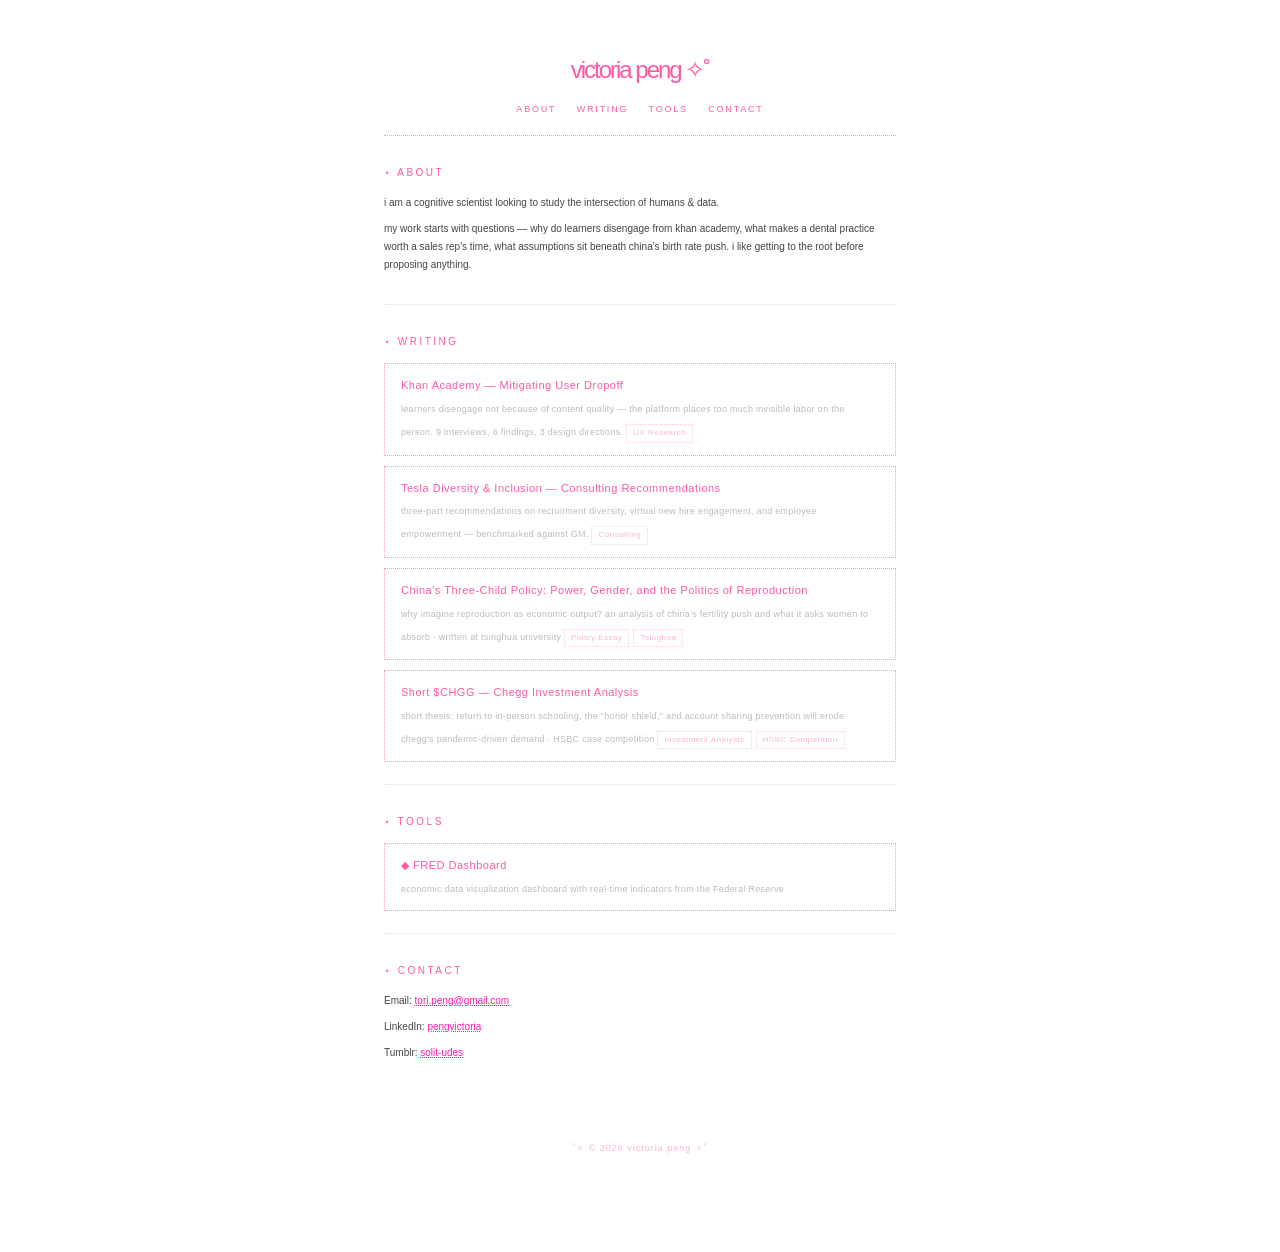
<file: index.html>
<!DOCTYPE html>
<html lang="en">
<head>
  <meta charset="UTF-8">
  <meta name="viewport" content="width=device-width, initial-scale=1.0">
  <title>victoria peng</title>
  <style>
    * { margin: 0; padding: 0; box-sizing: border-box; }

    ::-webkit-scrollbar { width: 5px; }
    ::-webkit-scrollbar-track { background: #ffe8f4; }
    ::-webkit-scrollbar-thumb { background: #ff59a6; border-radius: 3px; }

    body {
      font-family: Verdana, sans-serif;
      font-size: 10px;
      background: #fff;
      color: #444;
      cursor: crosshair;
      line-height: 1.8;
    }

    a {
      color: #ff1bad;
      text-decoration: underline dotted;
    }
    a:hover { font-weight: bold; letter-spacing: 0.5px; }

    #container {
      max-width: 560px;
      margin: 48px auto;
      padding: 0 24px;
    }

    header {
      text-align: center;
      border-bottom: 1px dotted #ff99c8;
      padding-bottom: 18px;
      margin-bottom: 28px;
    }

    h1 {
      font-family: 'Century Gothic', 'Futura', 'Trebuchet MS', sans-serif;
      font-size: 24px;
      font-weight: 400;
      letter-spacing: -2px;
      color: #ff59a6;
      margin-bottom: 10px;
    }

    nav {
      font-size: 9px;
      letter-spacing: 1.8px;
      text-transform: uppercase;
    }
    nav a {
      color: #ff59a6;
      text-decoration: none;
      margin: 0 8px;
    }
    nav a:hover { text-decoration: underline dotted; font-weight: bold; }

    section {
      margin-bottom: 28px;
      border-bottom: 1px dotted #ffcde4;
      padding-bottom: 22px;
    }
    section:last-child { border-bottom: none; }

    h2 {
      font-family: 'Century Gothic', 'Futura', 'Trebuchet MS', sans-serif;
      font-size: 10px;
      font-weight: 400;
      color: #ff59a6;
      text-transform: uppercase;
      letter-spacing: 2.5px;
      margin-bottom: 12px;
    }

    p { margin-bottom: 8px; }

    ul { list-style: none; padding: 0; }
    ul li { padding: 2px 0; }
    ul li::before { content: '✧ '; color: #ffb3d9; }

    .tool-card {
      display: block;
      border: 1px dotted #ff99c8;
      padding: 12px 16px;
      margin-top: 10px;
      color: #444;
      text-decoration: none;
      transition: background 0.15s;
    }
    .tool-card:hover {
      background: #fff5fb;
      font-weight: normal;
      letter-spacing: 0;
    }
    .tool-card-title {
      font-family: 'Century Gothic', 'Futura', 'Trebuchet MS', sans-serif;
      font-size: 11px;
      color: #ff59a6;
      display: block;
      margin-bottom: 4px;
      letter-spacing: 0.5px;
    }
    .tool-card-desc {
      font-size: 9px;
      color: #bbb;
      letter-spacing: 0.3px;
    }
    .tool-card-tag {
      display: inline-block;
      font-size: 8px;
      color: #ffb3d9;
      border: 1px dotted #ffcde4;
      padding: 1px 6px;
      margin-top: 6px;
      margin-right: 4px;
      letter-spacing: 0.5px;
    }

    footer {
      text-align: center;
      font-size: 9px;
      color: #ffb3d9;
      padding: 20px 0 48px;
      letter-spacing: 1px;
    }
  </style>
</head>
<body>
<div id="container">
  <header>
    <h1>victoria peng ✧˚</h1>
    <nav>
      <a href="#about">about</a>
      <a href="#writing">writing</a>
      <a href="#tools">tools</a>
      <a href="#contact">contact</a>
    </nav>
  </header>

  <main>
    <section id="about">
      <h2>⋆ about</h2>
      <p>i am a cognitive scientist looking to study the intersection of humans & data.</p>
      <p>my work starts with questions — why do learners disengage from khan academy, what makes a dental practice worth a sales rep's time, what assumptions sit beneath china's birth rate push. i like getting to the root before proposing anything.</p>
    </section>

    <section id="writing">
      <h2>⋆ writing</h2>
      <a class="tool-card" href="khan.html">
        <span class="tool-card-title">Khan Academy — Mitigating User Dropoff</span>
        <span class="tool-card-desc">learners disengage not because of content quality — the platform places too much invisible labor on the person. 9 interviews, 6 findings, 3 design directions.</span>
        <span class="tool-card-tag">UX Research</span>
      </a>
<a class="tool-card" href="tesla.html">
        <span class="tool-card-title">Tesla Diversity & Inclusion — Consulting Recommendations</span>
        <span class="tool-card-desc">three-part recommendations on recruitment diversity, virtual new hire engagement, and employee empowerment — benchmarked against GM.</span>
        <span class="tool-card-tag">Consulting</span>
      </a>
      <a class="tool-card" href="china.html">
        <span class="tool-card-title">China's Three-Child Policy: Power, Gender, and the Politics of Reproduction</span>
        <span class="tool-card-desc">why imagine reproduction as economic output? an analysis of china's fertility push and what it asks women to absorb · written at tsinghua university</span>
        <span class="tool-card-tag">Policy Essay</span><span class="tool-card-tag">Tsinghua</span>
      </a>
      <a class="tool-card" href="chegg.html">
        <span class="tool-card-title">Short $CHGG — Chegg Investment Analysis</span>
        <span class="tool-card-desc">short thesis: return to in-person schooling, the "honor shield," and account sharing prevention will erode chegg's pandemic-driven demand · HSBC case competition</span>
        <span class="tool-card-tag">Investment Analysis</span><span class="tool-card-tag">HSBC Competition</span>
      </a>
    </section>

    <section id="tools">
      <h2>⋆ tools</h2>
<a class="tool-card" href="dashboard/">
        <span class="tool-card-title">◆ FRED Dashboard</span>
        <span class="tool-card-desc">economic data visualization dashboard with real-time indicators from the Federal Reserve</span>
      </a>
    </section>

    <section id="contact">
      <h2>⋆ contact</h2>
      <p>Email: <a href="mailto:tori.peng@gmail.com">tori.peng@gmail.com</a></p>
      <p>LinkedIn: <a href="https://linkedin.com/in/pengvictoria" target="_blank">pengvictoria</a></p>
      <p>Tumblr: <a href="https://solit-udes.tumblr.com/" target="_blank">solit-udes</a></p>
    </section>
  </main>

  <footer>˚✧ © 2026 victoria peng ✧˚</footer>
</div>
</body>
</html>
</file>
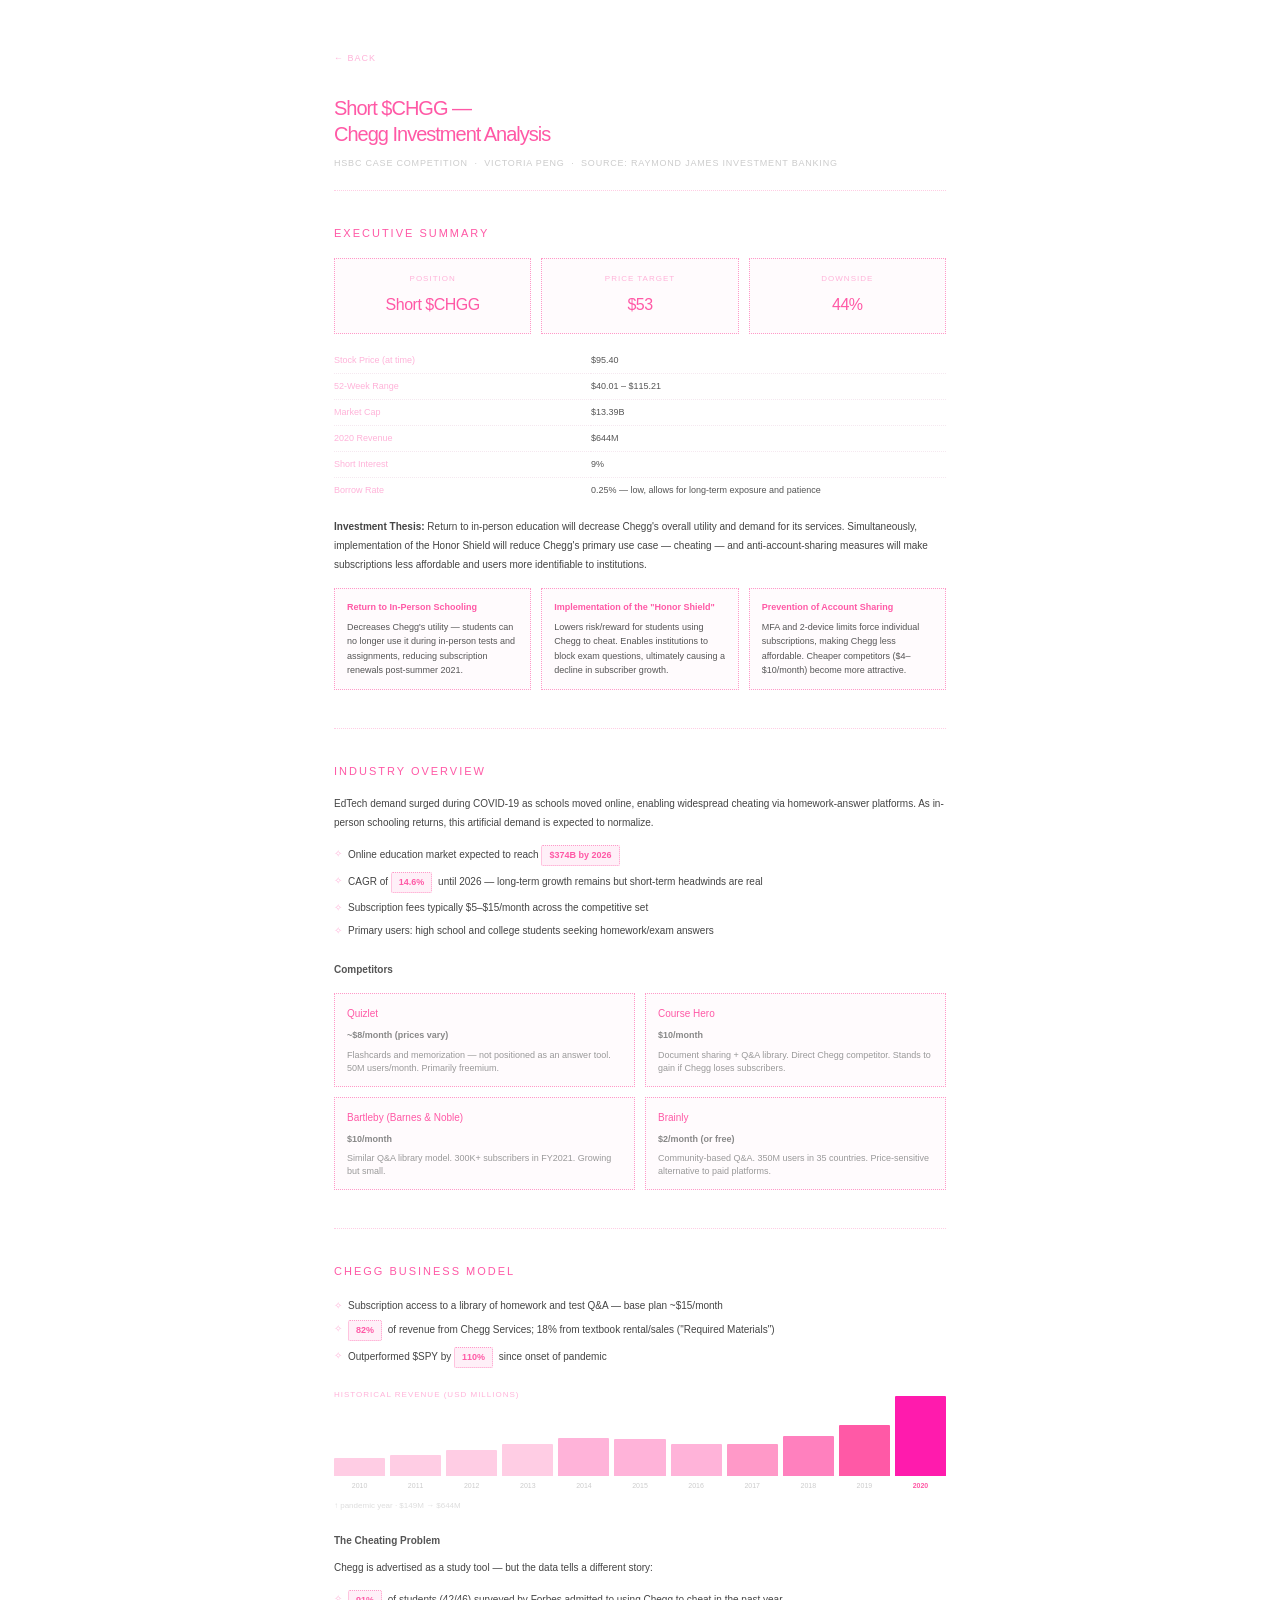
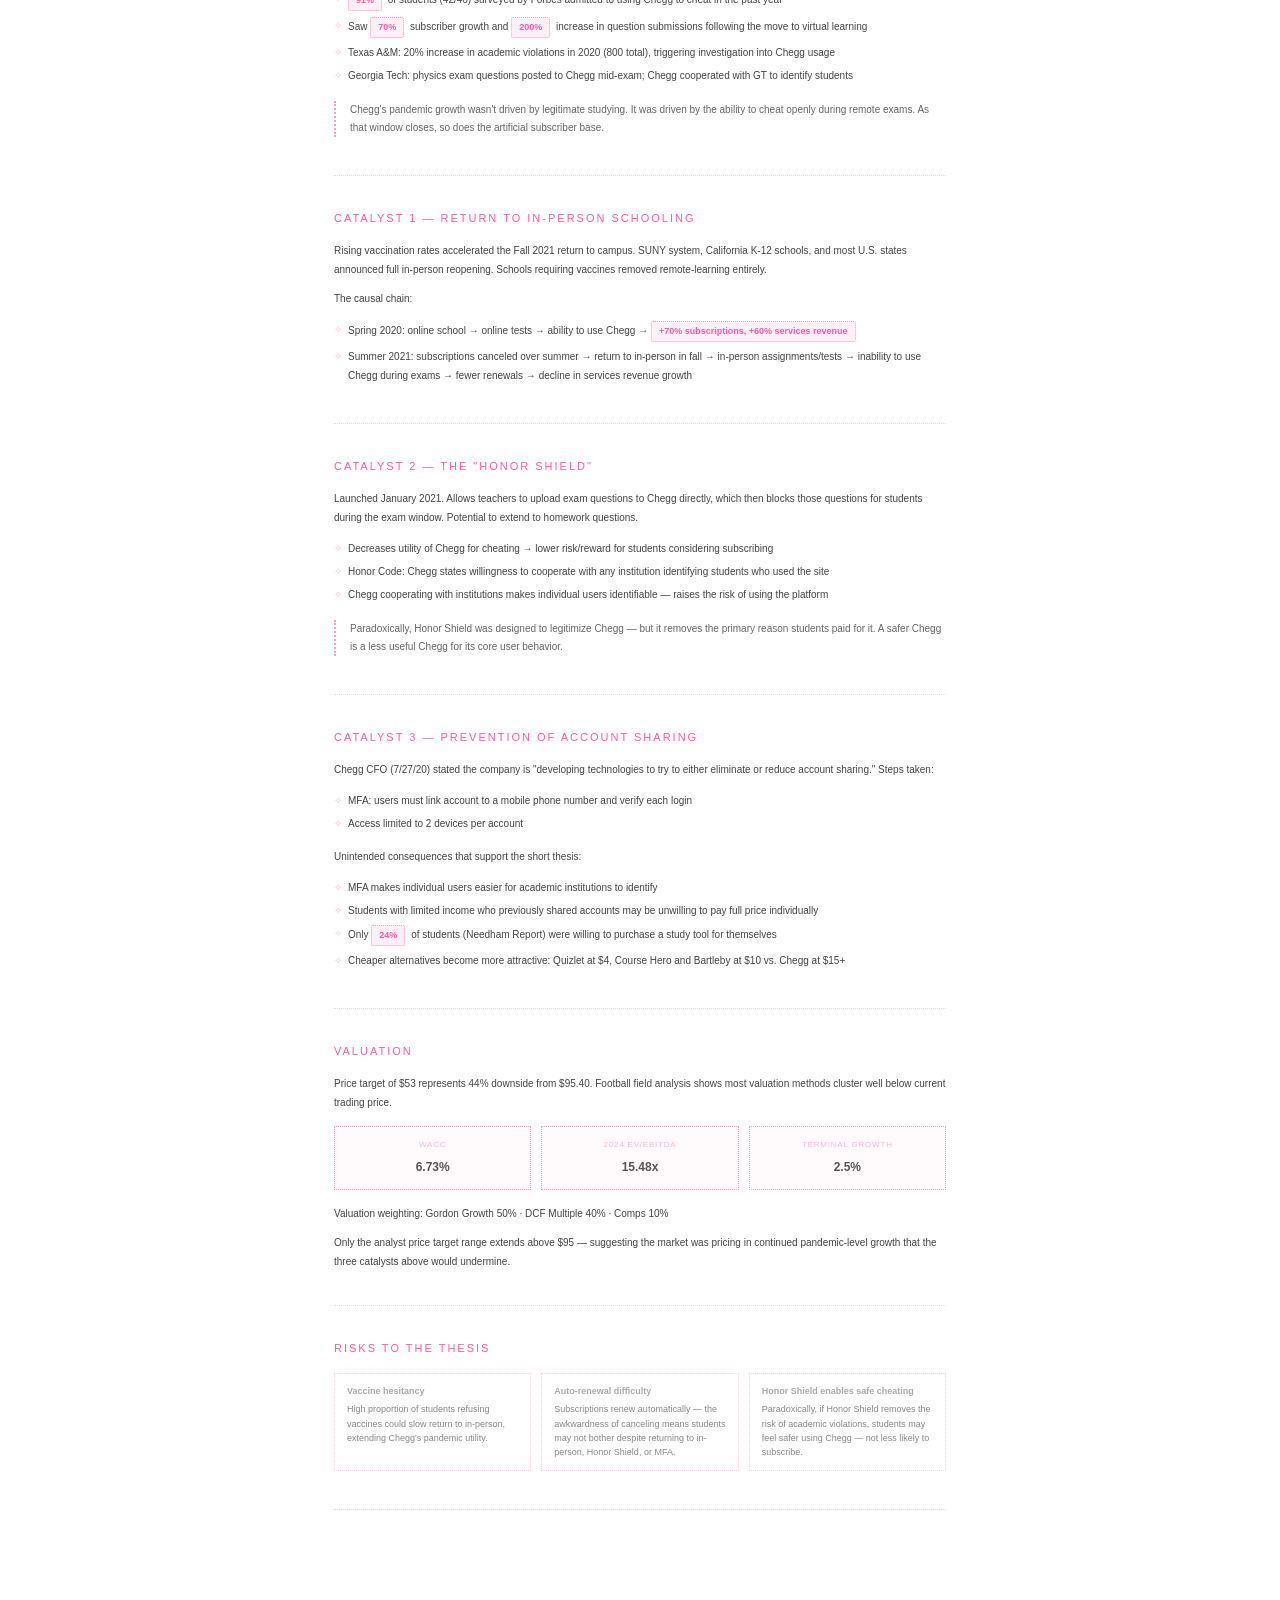
<file: chegg.html>
<!DOCTYPE html>
<html lang="en">
<head>
  <meta charset="UTF-8">
  <meta name="viewport" content="width=device-width, initial-scale=1.0">
  <title>Short $CHGG — victoria peng</title>
  <style>
    * { margin: 0; padding: 0; box-sizing: border-box; }

    ::-webkit-scrollbar { width: 5px; }
    ::-webkit-scrollbar-track { background: #ffe8f4; }
    ::-webkit-scrollbar-thumb { background: #ff59a6; border-radius: 3px; }

    body {
      font-family: Verdana, sans-serif;
      font-size: 10px;
      background: #fff;
      color: #444;
      cursor: crosshair;
      line-height: 1.9;
    }

    a { color: #ff1bad; text-decoration: underline dotted; }
    a:hover { font-weight: bold; }

    #container {
      max-width: 660px;
      margin: 48px auto;
      padding: 0 24px 64px;
    }

    .back {
      display: inline-block;
      font-size: 9px;
      letter-spacing: 1px;
      color: #ffb3d9;
      text-decoration: none;
      text-transform: uppercase;
      margin-bottom: 28px;
    }
    .back:hover { color: #ff59a6; font-weight: bold; }

    .article-title {
      font-family: 'Century Gothic', 'Futura', 'Trebuchet MS', sans-serif;
      font-size: 20px;
      font-weight: 400;
      letter-spacing: -1px;
      color: #ff59a6;
      margin-bottom: 8px;
      line-height: 1.3;
    }

    .article-meta {
      font-size: 9px;
      color: #ccc;
      letter-spacing: 0.8px;
      text-transform: uppercase;
      margin-bottom: 28px;
      padding-bottom: 18px;
      border-bottom: 1px dotted #ffcde4;
    }

    h2 {
      font-family: 'Century Gothic', 'Futura', 'Trebuchet MS', sans-serif;
      font-size: 11px;
      font-weight: 400;
      color: #ff59a6;
      text-transform: uppercase;
      letter-spacing: 2px;
      margin: 32px 0 12px;
    }

    h3 {
      font-size: 10px;
      font-weight: bold;
      color: #555;
      margin: 18px 0 8px;
    }

    p { margin-bottom: 10px; }

    ul { list-style: none; padding: 0; margin-bottom: 12px; }
    ul li { padding: 2px 0 2px 14px; position: relative; }
    ul li::before { content: '✧'; color: #ffb3d9; position: absolute; left: 0; }

    .section-block {
      border-bottom: 1px dotted #ffcde4;
      padding-bottom: 24px;
      margin-bottom: 8px;
    }

    /* ── Trade overview boxes ── */
    .trade-row {
      display: flex;
      gap: 10px;
      margin: 14px 0;
    }
    .trade-box {
      flex: 1;
      border: 1px dotted #ff99c8;
      background: #fffbfd;
      padding: 12px;
      text-align: center;
    }
    .trade-box-label {
      font-size: 8px;
      text-transform: uppercase;
      letter-spacing: 1px;
      color: #ffb3d9;
      margin-bottom: 4px;
    }
    .trade-box-val {
      font-family: 'Century Gothic', 'Futura', 'Trebuchet MS', sans-serif;
      font-size: 16px;
      color: #ff59a6;
      letter-spacing: -0.5px;
    }

    /* ── Key stats table ── */
    .stats-table {
      width: 100%;
      border-collapse: collapse;
      margin: 14px 0;
      font-size: 9px;
    }
    .stats-table td {
      padding: 4px 8px 4px 0;
      border-bottom: 1px dotted #f5e8f0;
      color: #555;
    }
    .stats-table td:first-child { color: #ffb3d9; width: 42%; }
    .stats-table tr:last-child td { border-bottom: none; }

    /* ── Catalyst cards ── */
    .catalyst-grid {
      display: grid;
      grid-template-columns: 1fr 1fr 1fr;
      gap: 10px;
      margin: 14px 0;
    }
    .catalyst-card {
      border: 1px dotted #ff99c8;
      background: #fffbfd;
      padding: 12px;
      font-size: 9px;
      color: #555;
      line-height: 1.6;
    }
    .catalyst-card-title {
      font-size: 9px;
      font-weight: bold;
      color: #ff59a6;
      margin-bottom: 6px;
      line-height: 1.4;
    }

    /* ── Competitors ── */
    .comp-row-grid {
      display: grid;
      grid-template-columns: 1fr 1fr;
      gap: 10px;
      margin: 14px 0;
    }
    .comp-item {
      border: 1px dotted #ff99c8;
      padding: 10px 12px;
      background: #fffbfd;
    }
    .comp-item-name {
      font-family: 'Century Gothic', 'Futura', 'Trebuchet MS', sans-serif;
      font-size: 10px;
      color: #ff59a6;
      margin-bottom: 4px;
    }
    .comp-item-price {
      font-size: 9px;
      font-weight: bold;
      color: #888;
      margin-bottom: 4px;
    }
    .comp-item-desc { font-size: 9px; color: #999; line-height: 1.5; }

    .stat-hl {
      display: inline-block;
      background: #fff0f8;
      border: 1px dotted #ff99c8;
      padding: 1px 7px;
      border-radius: 2px;
      font-size: 9px;
      color: #ff59a6;
      font-weight: bold;
      margin: 1px 3px 1px 0;
    }

    .risk-grid {
      display: grid;
      grid-template-columns: 1fr 1fr 1fr;
      gap: 10px;
      margin: 14px 0;
    }
    .risk-card {
      border: 1px dotted #ffcde4;
      padding: 10px 12px;
      font-size: 9px;
      color: #888;
      line-height: 1.6;
    }

    .takeaway {
      border-left: 2px dotted #ff99c8;
      padding-left: 14px;
      margin: 14px 0;
      font-size: 10px;
      color: #666;
      line-height: 1.8;
    }

    .val-row {
      display: flex;
      gap: 10px;
      margin: 14px 0;
    }
    .val-box {
      flex: 1;
      border: 1px dotted #ff99c8;
      background: #fffbfd;
      padding: 10px 12px;
      text-align: center;
    }
    .val-box-label { font-size: 8px; text-transform: uppercase; letter-spacing: 0.8px; color: #ffb3d9; margin-bottom: 4px; }
    .val-box-val { font-size: 12px; color: #555; font-weight: bold; }
  </style>
</head>
<body>
<div id="container">

  <a class="back" href="index.html">← back</a>

  <div class="article-title">Short $CHGG —<br>Chegg Investment Analysis</div>
  <div class="article-meta">HSBC Case Competition &nbsp;·&nbsp; Victoria Peng &nbsp;·&nbsp; Source: Raymond James Investment Banking</div>

  <div class="section-block">
    <h2>Executive Summary</h2>

    <div class="trade-row">
      <div class="trade-box">
        <div class="trade-box-label">Position</div>
        <div class="trade-box-val">Short $CHGG</div>
      </div>
      <div class="trade-box">
        <div class="trade-box-label">Price Target</div>
        <div class="trade-box-val">$53</div>
      </div>
      <div class="trade-box">
        <div class="trade-box-label">Downside</div>
        <div class="trade-box-val">44%</div>
      </div>
    </div>

    <table class="stats-table">
      <tr><td>Stock Price (at time)</td><td>$95.40</td></tr>
      <tr><td>52-Week Range</td><td>$40.01 – $115.21</td></tr>
      <tr><td>Market Cap</td><td>$13.39B</td></tr>
      <tr><td>2020 Revenue</td><td>$644M</td></tr>
      <tr><td>Short Interest</td><td>9%</td></tr>
      <tr><td>Borrow Rate</td><td>0.25% — low, allows for long-term exposure and patience</td></tr>
    </table>

    <p><strong>Investment Thesis:</strong> Return to in-person education will decrease Chegg's overall utility and demand for its services. Simultaneously, implementation of the Honor Shield will reduce Chegg's primary use case — cheating — and anti-account-sharing measures will make subscriptions less affordable and users more identifiable to institutions.</p>

    <div class="catalyst-grid">
      <div class="catalyst-card">
        <div class="catalyst-card-title">Return to In-Person Schooling</div>
        Decreases Chegg's utility — students can no longer use it during in-person tests and assignments, reducing subscription renewals post-summer 2021.
      </div>
      <div class="catalyst-card">
        <div class="catalyst-card-title">Implementation of the "Honor Shield"</div>
        Lowers risk/reward for students using Chegg to cheat. Enables institutions to block exam questions, ultimately causing a decline in subscriber growth.
      </div>
      <div class="catalyst-card">
        <div class="catalyst-card-title">Prevention of Account Sharing</div>
        MFA and 2-device limits force individual subscriptions, making Chegg less affordable. Cheaper competitors ($4–$10/month) become more attractive.
      </div>
    </div>
  </div>

  <div class="section-block">
    <h2>Industry Overview</h2>
    <p>EdTech demand surged during COVID-19 as schools moved online, enabling widespread cheating via homework-answer platforms. As in-person schooling returns, this artificial demand is expected to normalize.</p>
    <ul>
      <li>Online education market expected to reach <span class="stat-hl">$374B by 2026</span></li>
      <li>CAGR of <span class="stat-hl">14.6%</span> until 2026 — long-term growth remains but short-term headwinds are real</li>
      <li>Subscription fees typically $5–$15/month across the competitive set</li>
      <li>Primary users: high school and college students seeking homework/exam answers</li>
    </ul>

    <h3>Competitors</h3>
    <div class="comp-row-grid">
      <div class="comp-item">
        <div class="comp-item-name">Quizlet</div>
        <div class="comp-item-price">~$8/month (prices vary)</div>
        <div class="comp-item-desc">Flashcards and memorization — not positioned as an answer tool. 50M users/month. Primarily freemium.</div>
      </div>
      <div class="comp-item">
        <div class="comp-item-name">Course Hero</div>
        <div class="comp-item-price">$10/month</div>
        <div class="comp-item-desc">Document sharing + Q&A library. Direct Chegg competitor. Stands to gain if Chegg loses subscribers.</div>
      </div>
      <div class="comp-item">
        <div class="comp-item-name">Bartleby (Barnes &amp; Noble)</div>
        <div class="comp-item-price">$10/month</div>
        <div class="comp-item-desc">Similar Q&A library model. 300K+ subscribers in FY2021. Growing but small.</div>
      </div>
      <div class="comp-item">
        <div class="comp-item-name">Brainly</div>
        <div class="comp-item-price">$2/month (or free)</div>
        <div class="comp-item-desc">Community-based Q&A. 350M users in 35 countries. Price-sensitive alternative to paid platforms.</div>
      </div>
    </div>
  </div>

  <div class="section-block">
    <h2>Chegg Business Model</h2>
    <ul>
      <li>Subscription access to a library of homework and test Q&amp;A — base plan ~$15/month</li>
      <li><span class="stat-hl">82%</span> of revenue from Chegg Services; 18% from textbook rental/sales ("Required Materials")</li>
      <li>Outperformed $SPY by <span class="stat-hl">110%</span> since onset of pandemic</li>
    </ul>

    <!-- Revenue bar chart -->
    <div style="margin:16px 0 4px">
      <div style="font-size:8px;text-transform:uppercase;letter-spacing:1px;color:#ffb3d9;margin-bottom:10px">Historical Revenue (USD millions)</div>
      <div style="display:flex;align-items:flex-end;gap:5px;height:80px">
        <!-- bars normalized to max 644 -->
        <div style="display:flex;flex-direction:column;align-items:center;gap:3px;flex:1">
          <div style="width:100%;background:#ffcde4;border-radius:1px 1px 0 0" title="$149M" data-h="18"></div>
          <div style="font-size:7px;color:#ccc">2010</div>
        </div>
        <div style="display:flex;flex-direction:column;align-items:center;gap:3px;flex:1">
          <div style="width:100%;background:#ffcde4;border-radius:1px 1px 0 0" title="$172M" data-h="21"></div>
          <div style="font-size:7px;color:#ccc">2011</div>
        </div>
        <div style="display:flex;flex-direction:column;align-items:center;gap:3px;flex:1">
          <div style="width:100%;background:#ffcde4;border-radius:1px 1px 0 0" title="$213M" data-h="26"></div>
          <div style="font-size:7px;color:#ccc">2012</div>
        </div>
        <div style="display:flex;flex-direction:column;align-items:center;gap:3px;flex:1">
          <div style="width:100%;background:#ffcde4;border-radius:1px 1px 0 0" title="$256M" data-h="32"></div>
          <div style="font-size:7px;color:#ccc">2013</div>
        </div>
        <div style="display:flex;flex-direction:column;align-items:center;gap:3px;flex:1">
          <div style="width:100%;background:#ffb3d9;border-radius:1px 1px 0 0" title="$305M" data-h="38"></div>
          <div style="font-size:7px;color:#ccc">2014</div>
        </div>
        <div style="display:flex;flex-direction:column;align-items:center;gap:3px;flex:1">
          <div style="width:100%;background:#ffb3d9;border-radius:1px 1px 0 0" title="$301M" data-h="37"></div>
          <div style="font-size:7px;color:#ccc">2015</div>
        </div>
        <div style="display:flex;flex-direction:column;align-items:center;gap:3px;flex:1">
          <div style="width:100%;background:#ffb3d9;border-radius:1px 1px 0 0" title="$254M" data-h="32"></div>
          <div style="font-size:7px;color:#ccc">2016</div>
        </div>
        <div style="display:flex;flex-direction:column;align-items:center;gap:3px;flex:1">
          <div style="width:100%;background:#ff99c8;border-radius:1px 1px 0 0" title="$255M" data-h="32"></div>
          <div style="font-size:7px;color:#ccc">2017</div>
        </div>
        <div style="display:flex;flex-direction:column;align-items:center;gap:3px;flex:1">
          <div style="width:100%;background:#ff80be;border-radius:1px 1px 0 0" title="$321M" data-h="40"></div>
          <div style="font-size:7px;color:#ccc">2018</div>
        </div>
        <div style="display:flex;flex-direction:column;align-items:center;gap:3px;flex:1">
          <div style="width:100%;background:#ff59a6;border-radius:1px 1px 0 0" title="$411M" data-h="51"></div>
          <div style="font-size:7px;color:#ccc">2019</div>
        </div>
        <div style="display:flex;flex-direction:column;align-items:center;gap:3px;flex:1">
          <div style="width:100%;background:#ff1bad;border-radius:1px 1px 0 0" title="$644M" data-h="80"></div>
          <div style="font-size:7px;color:#ff59a6;font-weight:bold">2020</div>
        </div>
      </div>
      <div style="font-size:8px;color:#ddd;margin-top:6px">↑ pandemic year · $149M → $644M</div>
    </div>
    <script>
      document.querySelectorAll('[data-h]').forEach(el => {
        el.style.height = el.dataset.h + 'px';
      });
    </script>

    <h3>The Cheating Problem</h3>
    <p>Chegg is advertised as a study tool — but the data tells a different story:</p>
    <ul>
      <li><span class="stat-hl">91%</span> of students (42/46) surveyed by Forbes admitted to using Chegg to cheat in the past year</li>
      <li>Saw <span class="stat-hl">70%</span> subscriber growth and <span class="stat-hl">200%</span> increase in question submissions following the move to virtual learning</li>
      <li>Texas A&amp;M: 20% increase in academic violations in 2020 (800 total), triggering investigation into Chegg usage</li>
      <li>Georgia Tech: physics exam questions posted to Chegg mid-exam; Chegg cooperated with GT to identify students</li>
    </ul>
    <div class="takeaway">Chegg's pandemic growth wasn't driven by legitimate studying. It was driven by the ability to cheat openly during remote exams. As that window closes, so does the artificial subscriber base.</div>
  </div>

  <div class="section-block">
    <h2>Catalyst 1 — Return to In-Person Schooling</h2>
    <p>Rising vaccination rates accelerated the Fall 2021 return to campus. SUNY system, California K-12 schools, and most U.S. states announced full in-person reopening. Schools requiring vaccines removed remote-learning entirely.</p>

    <p>The causal chain:</p>
    <ul>
      <li>Spring 2020: online school → online tests → ability to use Chegg → <span class="stat-hl">+70% subscriptions, +60% services revenue</span></li>
      <li>Summer 2021: subscriptions canceled over summer → return to in-person in fall → in-person assignments/tests → inability to use Chegg during exams → fewer renewals → decline in services revenue growth</li>
    </ul>
  </div>

  <div class="section-block">
    <h2>Catalyst 2 — The "Honor Shield"</h2>
    <p>Launched January 2021. Allows teachers to upload exam questions to Chegg directly, which then blocks those questions for students during the exam window. Potential to extend to homework questions.</p>
    <ul>
      <li>Decreases utility of Chegg for cheating → lower risk/reward for students considering subscribing</li>
      <li>Honor Code: Chegg states willingness to cooperate with any institution identifying students who used the site</li>
      <li>Chegg cooperating with institutions makes individual users identifiable — raises the risk of using the platform</li>
    </ul>
    <div class="takeaway">Paradoxically, Honor Shield was designed to legitimize Chegg — but it removes the primary reason students paid for it. A safer Chegg is a less useful Chegg for its core user behavior.</div>
  </div>

  <div class="section-block">
    <h2>Catalyst 3 — Prevention of Account Sharing</h2>
    <p>Chegg CFO (7/27/20) stated the company is "developing technologies to try to either eliminate or reduce account sharing." Steps taken:</p>
    <ul>
      <li>MFA: users must link account to a mobile phone number and verify each login</li>
      <li>Access limited to 2 devices per account</li>
    </ul>
    <p>Unintended consequences that support the short thesis:</p>
    <ul>
      <li>MFA makes individual users easier for academic institutions to identify</li>
      <li>Students with limited income who previously shared accounts may be unwilling to pay full price individually</li>
      <li>Only <span class="stat-hl">24%</span> of students (Needham Report) were willing to purchase a study tool for themselves</li>
      <li>Cheaper alternatives become more attractive: Quizlet at $4, Course Hero and Bartleby at $10 vs. Chegg at $15+</li>
    </ul>
  </div>

  <div class="section-block">
    <h2>Valuation</h2>
    <p>Price target of $53 represents 44% downside from $95.40. Football field analysis shows most valuation methods cluster well below current trading price.</p>

    <div class="val-row">
      <div class="val-box"><div class="val-box-label">WACC</div><div class="val-box-val">6.73%</div></div>
      <div class="val-box"><div class="val-box-label">2024 EV/EBITDA</div><div class="val-box-val">15.48x</div></div>
      <div class="val-box"><div class="val-box-label">Terminal Growth</div><div class="val-box-val">2.5%</div></div>
    </div>

    <p>Valuation weighting: Gordon Growth 50% · DCF Multiple 40% · Comps 10%</p>
    <p>Only the analyst price target range extends above $95 — suggesting the market was pricing in continued pandemic-level growth that the three catalysts above would undermine.</p>
  </div>

  <div class="section-block">
    <h2>Risks to the Thesis</h2>
    <div class="risk-grid">
      <div class="risk-card"><strong style="color:#aaa;display:block;margin-bottom:4px">Vaccine hesitancy</strong>High proportion of students refusing vaccines could slow return to in-person, extending Chegg's pandemic utility.</div>
      <div class="risk-card"><strong style="color:#aaa;display:block;margin-bottom:4px">Auto-renewal difficulty</strong>Subscriptions renew automatically — the awkwardness of canceling means students may not bother despite returning to in-person, Honor Shield, or MFA.</div>
      <div class="risk-card"><strong style="color:#aaa;display:block;margin-bottom:4px">Honor Shield enables safe cheating</strong>Paradoxically, if Honor Shield removes the risk of academic violations, students may feel safer using Chegg — not less likely to subscribe.</div>
    </div>
  </div>

</div>
</body>
</html>
</file>
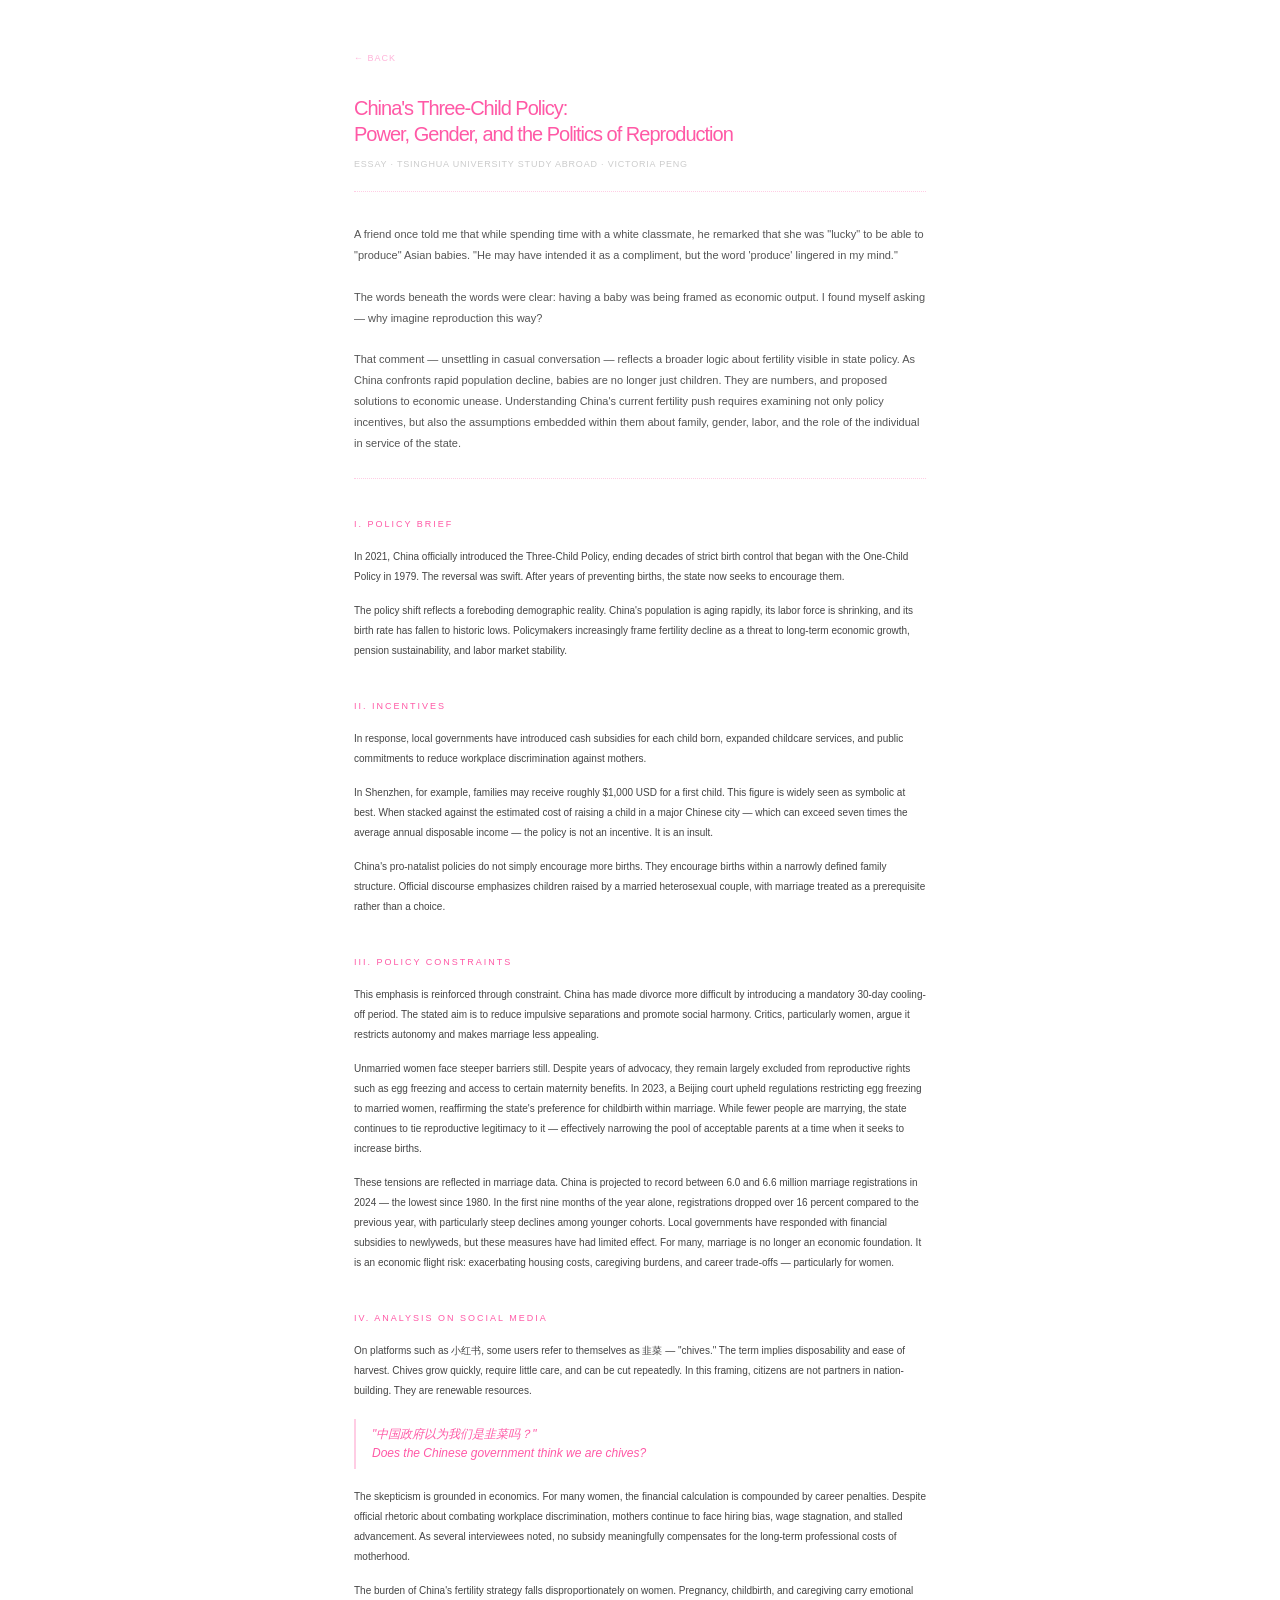
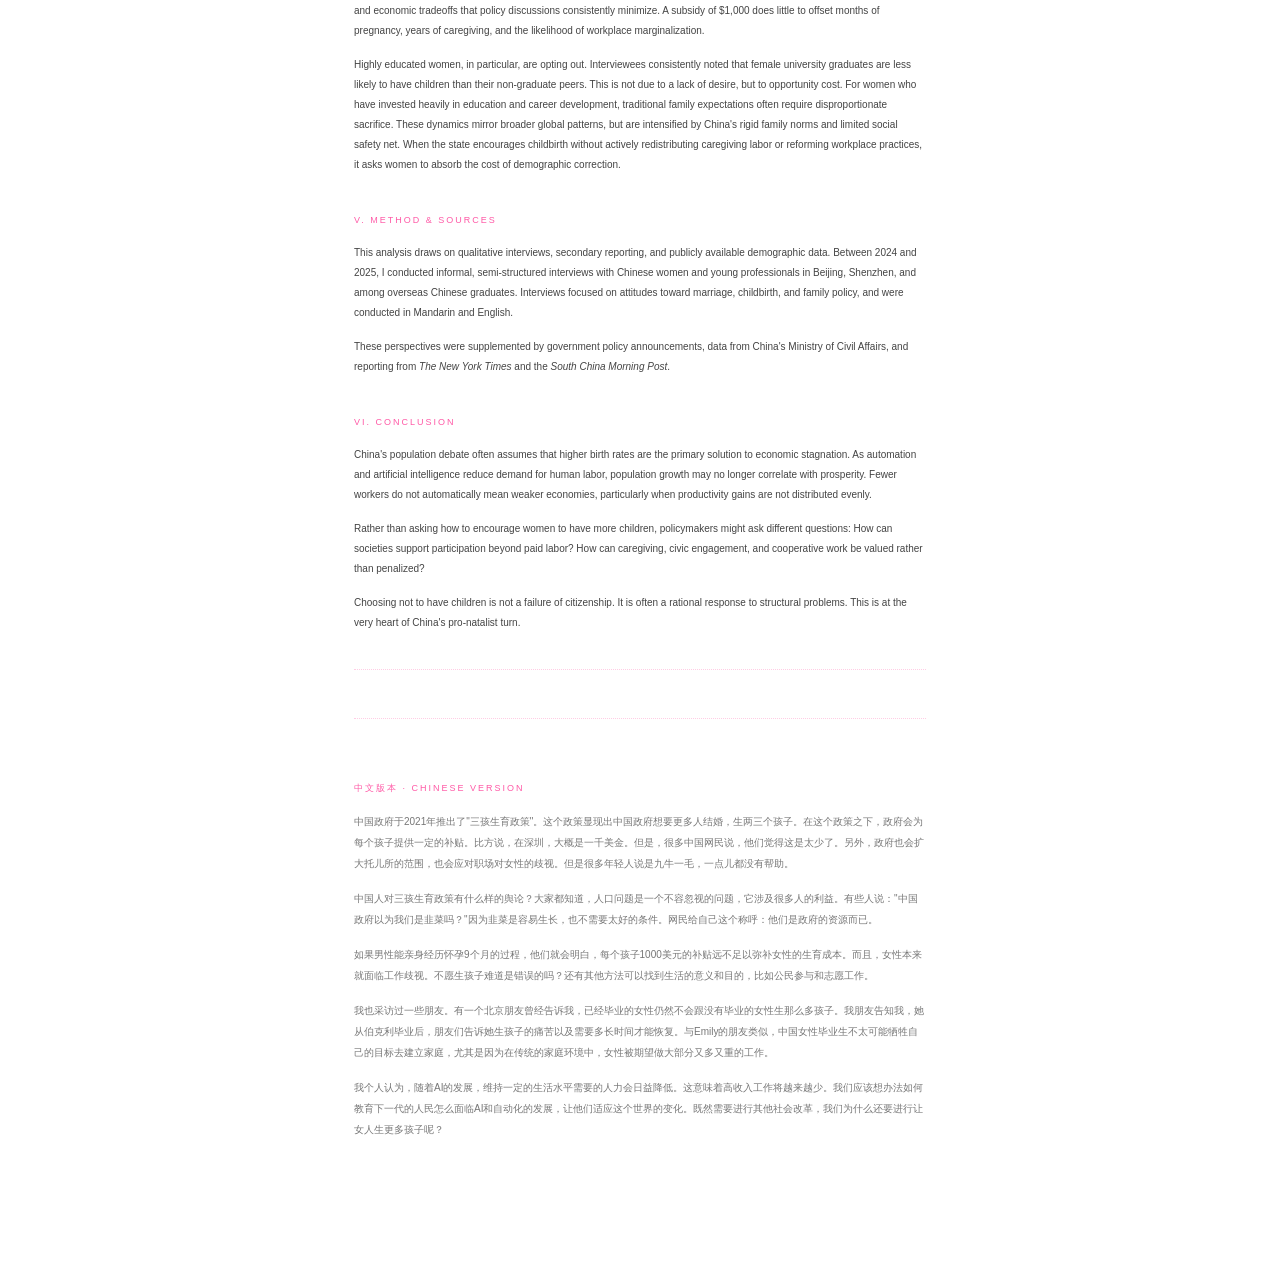
<file: china.html>
<!DOCTYPE html>
<html lang="en">
<head>
  <meta charset="UTF-8">
  <meta name="viewport" content="width=device-width, initial-scale=1.0">
  <title>Three-Child Policy — victoria peng</title>
  <style>
    * { margin: 0; padding: 0; box-sizing: border-box; }

    ::-webkit-scrollbar { width: 5px; }
    ::-webkit-scrollbar-track { background: #ffe8f4; }
    ::-webkit-scrollbar-thumb { background: #ff59a6; border-radius: 3px; }

    body {
      font-family: Verdana, sans-serif;
      font-size: 10px;
      background: #fff;
      color: #444;
      cursor: crosshair;
      line-height: 2;
    }

    a { color: #ff1bad; text-decoration: underline dotted; }
    a:hover { font-weight: bold; }

    #container {
      max-width: 620px;
      margin: 48px auto;
      padding: 0 24px 64px;
    }

    .back {
      display: inline-block;
      font-size: 9px;
      letter-spacing: 1px;
      color: #ffb3d9;
      text-decoration: none;
      text-transform: uppercase;
      margin-bottom: 28px;
    }
    .back:hover { color: #ff59a6; font-weight: bold; }

    .article-title {
      font-family: 'Century Gothic', 'Futura', 'Trebuchet MS', sans-serif;
      font-size: 20px;
      font-weight: 400;
      letter-spacing: -1px;
      color: #ff59a6;
      margin-bottom: 8px;
      line-height: 1.3;
    }

    .article-meta {
      font-size: 9px;
      color: #ccc;
      letter-spacing: 0.8px;
      text-transform: uppercase;
      margin-bottom: 32px;
      padding-bottom: 18px;
      border-bottom: 1px dotted #ffcde4;
    }

    .section-label {
      font-family: 'Century Gothic', 'Futura', 'Trebuchet MS', sans-serif;
      font-size: 9px;
      font-weight: 400;
      color: #ff59a6;
      text-transform: uppercase;
      letter-spacing: 2px;
      margin: 36px 0 14px;
    }

    p {
      margin-bottom: 14px;
      font-size: 10px;
      color: #444;
    }

    .lede {
      font-size: 11px;
      color: #555;
      line-height: 1.9;
      margin-bottom: 28px;
      padding-bottom: 24px;
      border-bottom: 1px dotted #ffcde4;
    }

    blockquote {
      border-left: 2px solid #ffcde4;
      margin: 18px 0;
      padding: 6px 0 6px 16px;
    }
    blockquote p {
      font-family: 'Century Gothic', 'Futura', 'Trebuchet MS', sans-serif;
      font-size: 12px;
      color: #ff59a6;
      font-style: italic;
      line-height: 1.6;
      margin: 0;
    }

    .divider {
      border: none;
      border-top: 1px dotted #ffcde4;
      margin: 36px 0;
    }

    .chinese-section {
      border-top: 1px dotted #ffcde4;
      margin-top: 48px;
      padding-top: 24px;
    }
    .chinese-section p {
      font-size: 10px;
      color: #777;
      line-height: 2.1;
    }
  </style>
</head>
<body>
<div id="container">

  <a class="back" href="index.html">← back</a>

  <div class="article-title">China's Three-Child Policy:<br>Power, Gender, and the Politics of Reproduction</div>
  <div class="article-meta">Essay · Tsinghua University Study Abroad · Victoria Peng</div>

  <div class="lede">
    A friend once told me that while spending time with a white classmate, he remarked that she was "lucky" to be able to "produce" Asian babies. "He may have intended it as a compliment, but the word 'produce' lingered in my mind."
    <br><br>
    The words beneath the words were clear: having a baby was being framed as economic output. I found myself asking — why imagine reproduction this way?
    <br><br>
    That comment — unsettling in casual conversation — reflects a broader logic about fertility visible in state policy. As China confronts rapid population decline, babies are no longer just children. They are numbers, and proposed solutions to economic unease. Understanding China's current fertility push requires examining not only policy incentives, but also the assumptions embedded within them about family, gender, labor, and the role of the individual in service of the state.
  </div>

  <div class="section-label">I. Policy Brief</div>
  <p>In 2021, China officially introduced the Three-Child Policy, ending decades of strict birth control that began with the One-Child Policy in 1979. The reversal was swift. After years of preventing births, the state now seeks to encourage them.</p>
  <p>The policy shift reflects a foreboding demographic reality. China's population is aging rapidly, its labor force is shrinking, and its birth rate has fallen to historic lows. Policymakers increasingly frame fertility decline as a threat to long-term economic growth, pension sustainability, and labor market stability.</p>

  <div class="section-label">II. Incentives</div>
  <p>In response, local governments have introduced cash subsidies for each child born, expanded childcare services, and public commitments to reduce workplace discrimination against mothers.</p>
  <p>In Shenzhen, for example, families may receive roughly $1,000 USD for a first child. This figure is widely seen as symbolic at best. When stacked against the estimated cost of raising a child in a major Chinese city — which can exceed seven times the average annual disposable income — the policy is not an incentive. It is an insult.</p>
  <p>China's pro-natalist policies do not simply encourage more births. They encourage births within a narrowly defined family structure. Official discourse emphasizes children raised by a married heterosexual couple, with marriage treated as a prerequisite rather than a choice.</p>

  <div class="section-label">III. Policy Constraints</div>
  <p>This emphasis is reinforced through constraint. China has made divorce more difficult by introducing a mandatory 30-day cooling-off period. The stated aim is to reduce impulsive separations and promote social harmony. Critics, particularly women, argue it restricts autonomy and makes marriage less appealing.</p>
  <p>Unmarried women face steeper barriers still. Despite years of advocacy, they remain largely excluded from reproductive rights such as egg freezing and access to certain maternity benefits. In 2023, a Beijing court upheld regulations restricting egg freezing to married women, reaffirming the state's preference for childbirth within marriage. While fewer people are marrying, the state continues to tie reproductive legitimacy to it — effectively narrowing the pool of acceptable parents at a time when it seeks to increase births.</p>
  <p>These tensions are reflected in marriage data. China is projected to record between 6.0 and 6.6 million marriage registrations in 2024 — the lowest since 1980. In the first nine months of the year alone, registrations dropped over 16 percent compared to the previous year, with particularly steep declines among younger cohorts. Local governments have responded with financial subsidies to newlyweds, but these measures have had limited effect. For many, marriage is no longer an economic foundation. It is an economic flight risk: exacerbating housing costs, caregiving burdens, and career trade-offs — particularly for women.</p>

  <div class="section-label">IV. Analysis on Social Media</div>
  <p>On platforms such as 小红书, some users refer to themselves as 韭菜 — "chives." The term implies disposability and ease of harvest. Chives grow quickly, require little care, and can be cut repeatedly. In this framing, citizens are not partners in nation-building. They are renewable resources.</p>

  <blockquote>
    <p>"中国政府以为我们是韭菜吗？"<br>Does the Chinese government think we are chives?</p>
  </blockquote>

  <p>The skepticism is grounded in economics. For many women, the financial calculation is compounded by career penalties. Despite official rhetoric about combating workplace discrimination, mothers continue to face hiring bias, wage stagnation, and stalled advancement. As several interviewees noted, no subsidy meaningfully compensates for the long-term professional costs of motherhood.</p>
  <p>The burden of China's fertility strategy falls disproportionately on women. Pregnancy, childbirth, and caregiving carry emotional and economic tradeoffs that policy discussions consistently minimize. A subsidy of $1,000 does little to offset months of pregnancy, years of caregiving, and the likelihood of workplace marginalization.</p>
  <p>Highly educated women, in particular, are opting out. Interviewees consistently noted that female university graduates are less likely to have children than their non-graduate peers. This is not due to a lack of desire, but to opportunity cost. For women who have invested heavily in education and career development, traditional family expectations often require disproportionate sacrifice. These dynamics mirror broader global patterns, but are intensified by China's rigid family norms and limited social safety net. When the state encourages childbirth without actively redistributing caregiving labor or reforming workplace practices, it asks women to absorb the cost of demographic correction.</p>

  <div class="section-label">V. Method & Sources</div>
  <p>This analysis draws on qualitative interviews, secondary reporting, and publicly available demographic data. Between 2024 and 2025, I conducted informal, semi-structured interviews with Chinese women and young professionals in Beijing, Shenzhen, and among overseas Chinese graduates. Interviews focused on attitudes toward marriage, childbirth, and family policy, and were conducted in Mandarin and English.</p>
  <p>These perspectives were supplemented by government policy announcements, data from China's Ministry of Civil Affairs, and reporting from <em>The New York Times</em> and the <em>South China Morning Post</em>.</p>

  <div class="section-label">VI. Conclusion</div>
  <p>China's population debate often assumes that higher birth rates are the primary solution to economic stagnation. As automation and artificial intelligence reduce demand for human labor, population growth may no longer correlate with prosperity. Fewer workers do not automatically mean weaker economies, particularly when productivity gains are not distributed evenly.</p>
  <p>Rather than asking how to encourage women to have more children, policymakers might ask different questions: How can societies support participation beyond paid labor? How can caregiving, civic engagement, and cooperative work be valued rather than penalized?</p>
  <p>Choosing not to have children is not a failure of citizenship. It is often a rational response to structural problems. This is at the very heart of China's pro-natalist turn.</p>

  <hr class="divider">

  <div class="chinese-section">
    <div class="section-label">中文版本 · Chinese Version</div>
    <p>中国政府于2021年推出了"三孩生育政策"。这个政策显现出中国政府想要更多人结婚，生两三个孩子。在这个政策之下，政府会为每个孩子提供一定的补贴。比方说，在深圳，大概是一千美金。但是，很多中国网民说，他们觉得这是太少了。另外，政府也会扩大托儿所的范围，也会应对职场对女性的歧视。但是很多年轻人说是九牛一毛，一点儿都没有帮助。</p>
    <p>中国人对三孩生育政策有什么样的舆论？大家都知道，人口问题是一个不容忽视的问题，它涉及很多人的利益。有些人说："中国政府以为我们是韭菜吗？"因为韭菜是容易生长，也不需要太好的条件。网民给自己这个称呼：他们是政府的资源而已。</p>
    <p>如果男性能亲身经历怀孕9个月的过程，他们就会明白，每个孩子1000美元的补贴远不足以弥补女性的生育成本。而且，女性本来就面临工作歧视。不愿生孩子难道是错误的吗？还有其他方法可以找到生活的意义和目的，比如公民参与和志愿工作。</p>
    <p>我也采访过一些朋友。有一个北京朋友曾经告诉我，已经毕业的女性仍然不会跟没有毕业的女性生那么多孩子。我朋友告知我，她从伯克利毕业后，朋友们告诉她生孩子的痛苦以及需要多长时间才能恢复。与Emily的朋友类似，中国女性毕业生不太可能牺牲自己的目标去建立家庭，尤其是因为在传统的家庭环境中，女性被期望做大部分又多又重的工作。</p>
    <p>我个人认为，随着AI的发展，维持一定的生活水平需要的人力会日益降低。这意味着高收入工作将越来越少。我们应该想办法如何教育下一代的人民怎么面临AI和自动化的发展，让他们适应这个世界的变化。既然需要进行其他社会改革，我们为什么还要进行让女人生更多孩子呢？</p>
  </div>

</div>
</body>
</html>
</file>
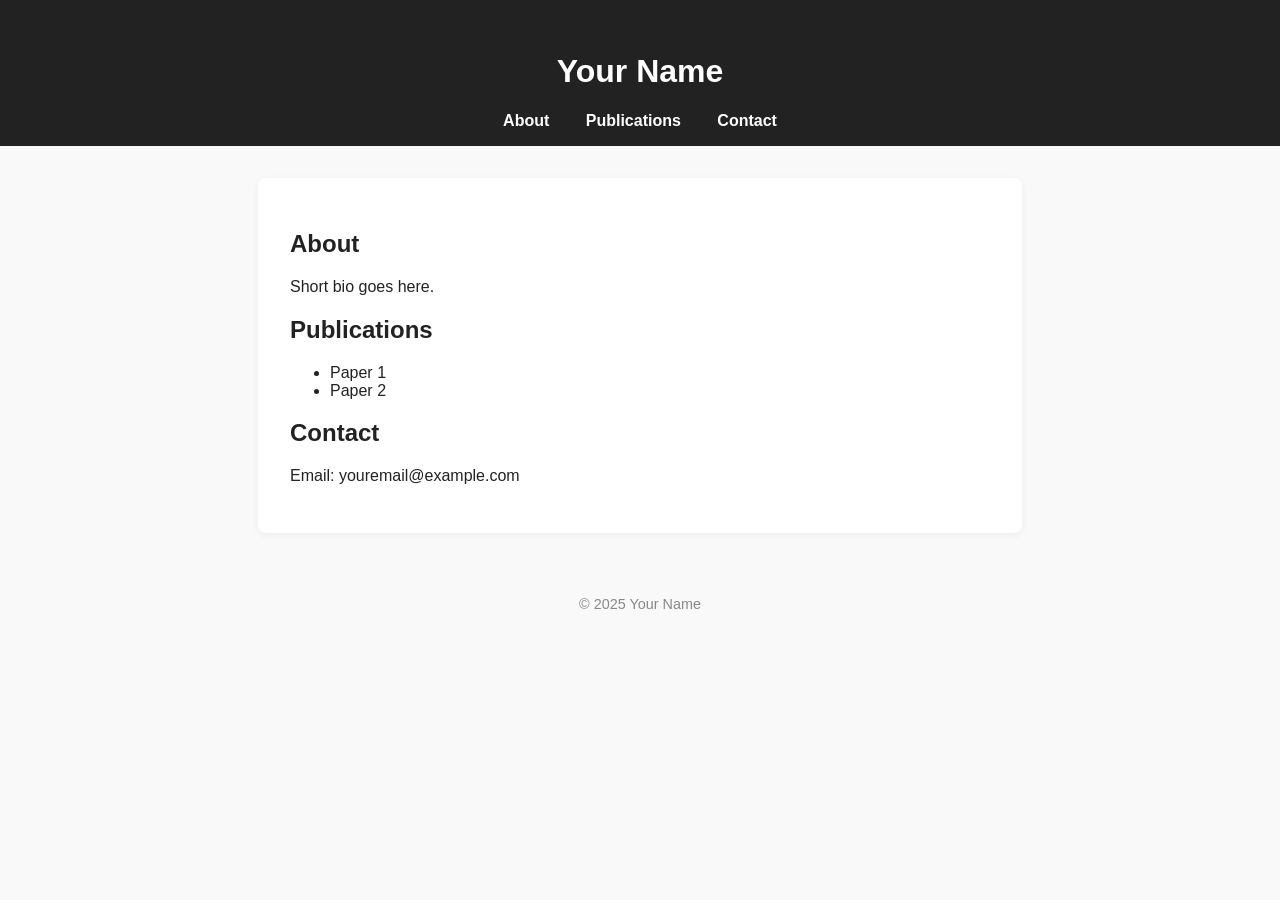
<file: indie.html>
<!DOCTYPE html>
<html lang="en">
<head>
  <meta charset="UTF-8">
  <title>Your Name</title>
  <link rel="stylesheet" href="style.css">
</head>
<body>
  <header>
    <h1>Your Name</h1>
    <nav>
      <a href="#about">About</a>
      <a href="#publications">Publications</a>
      <a href="#contact">Contact</a>
    </nav>
  </header>
  <main>
    <section id="about">
      <h2>About</h2>
      <p>Short bio goes here.</p>
    </section>
    <section id="publications">
      <h2>Publications</h2>
      <ul>
        <li>Paper 1</li>
        <li>Paper 2</li>
      </ul>
    </section>
    <section id="contact">
      <h2>Contact</h2>
      <p>Email: youremail@example.com</p>
    </section>
  </main>
  <footer>
    <p>&copy; 2025 Your Name</p>
  </footer>
</body>
</html>
</file>
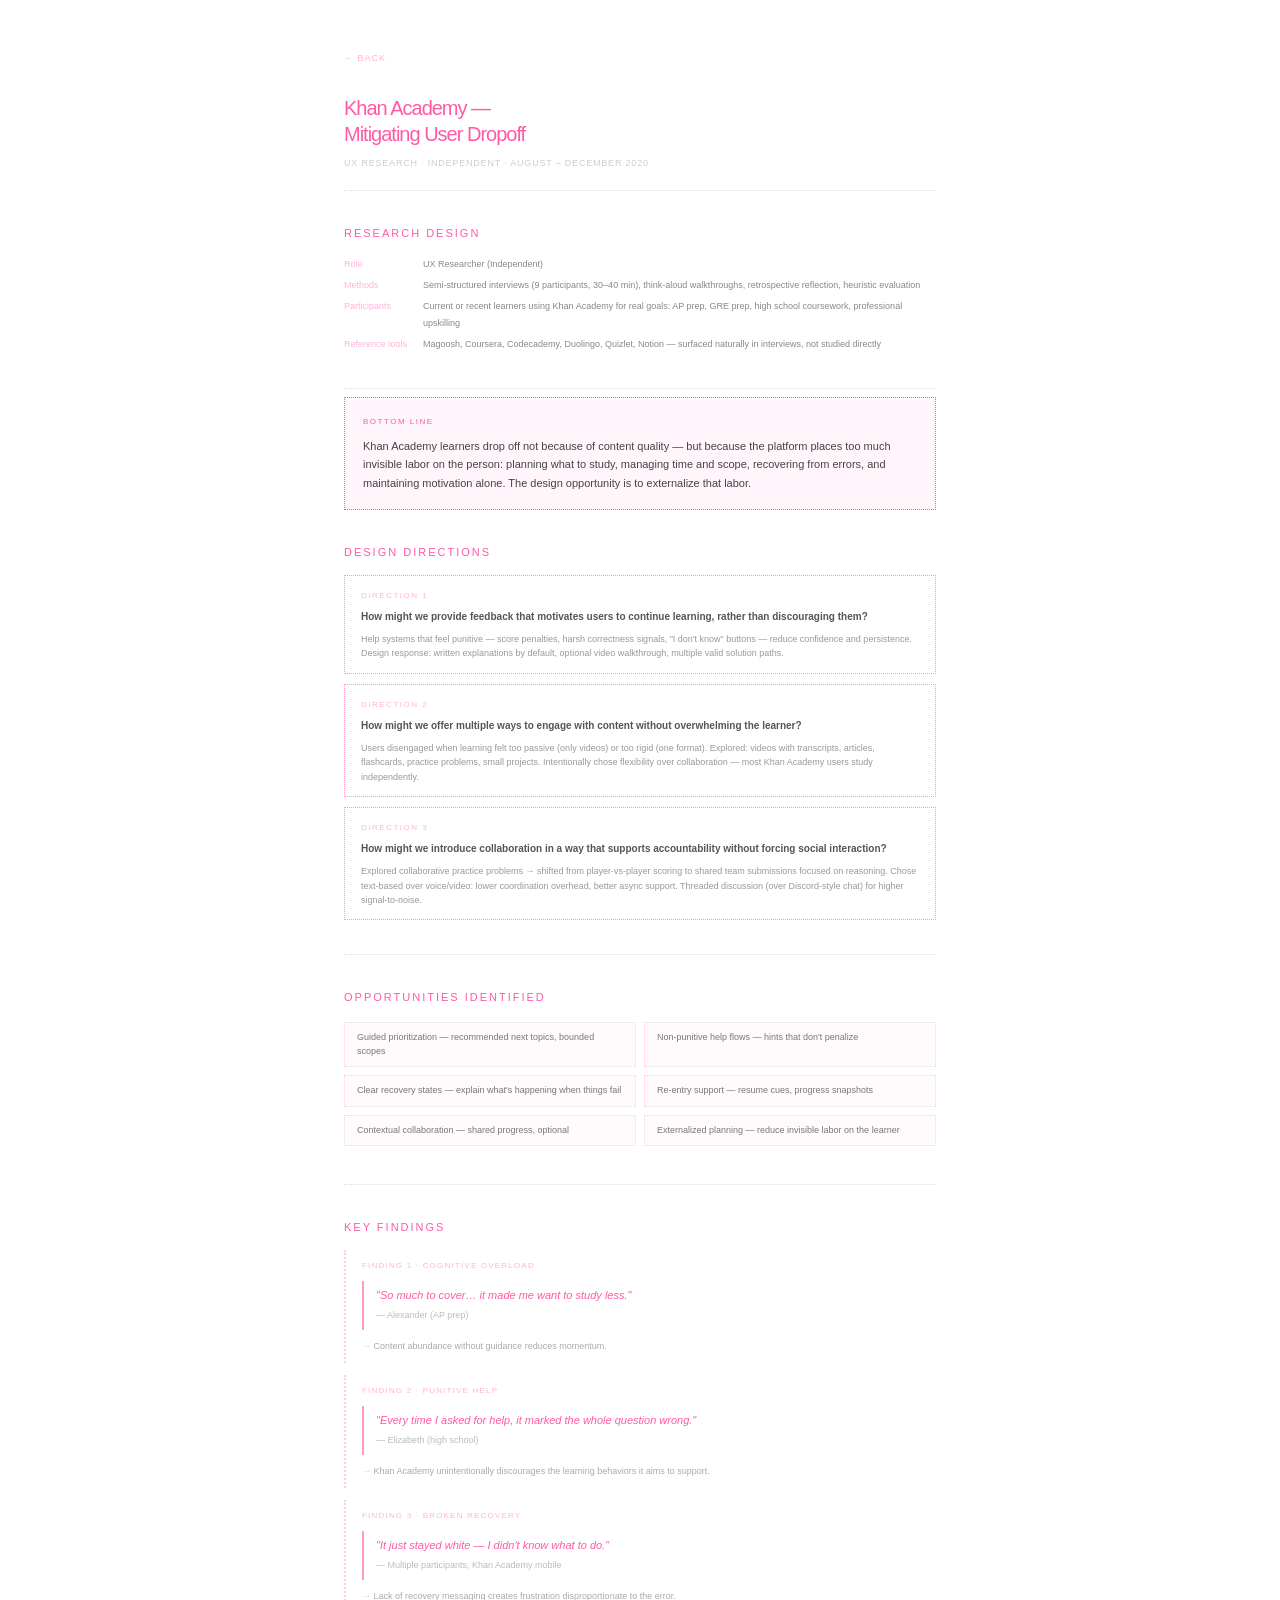
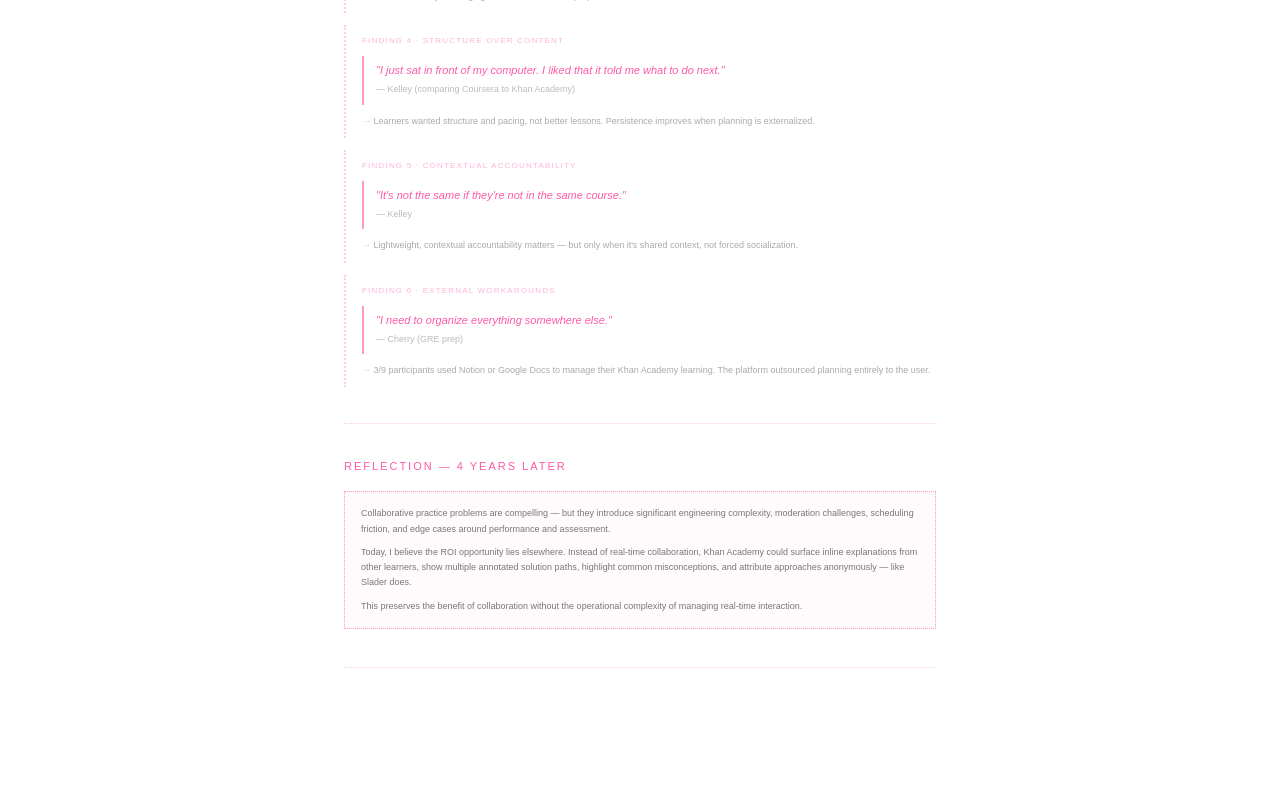
<file: khan.html>
<!DOCTYPE html>
<html lang="en">
<head>
  <meta charset="UTF-8">
  <meta name="viewport" content="width=device-width, initial-scale=1.0">
  <title>Khan Academy UX — victoria peng</title>
  <style>
    * { margin: 0; padding: 0; box-sizing: border-box; }

    ::-webkit-scrollbar { width: 5px; }
    ::-webkit-scrollbar-track { background: #ffe8f4; }
    ::-webkit-scrollbar-thumb { background: #ff59a6; border-radius: 3px; }

    body {
      font-family: Verdana, sans-serif;
      font-size: 10px;
      background: #fff;
      color: #444;
      cursor: crosshair;
      line-height: 1.9;
    }

    a { color: #ff1bad; text-decoration: underline dotted; }
    a:hover { font-weight: bold; }

    #container {
      max-width: 640px;
      margin: 48px auto;
      padding: 0 24px 64px;
    }

    .back {
      display: inline-block;
      font-size: 9px;
      letter-spacing: 1px;
      color: #ffb3d9;
      text-decoration: none;
      text-transform: uppercase;
      margin-bottom: 28px;
    }
    .back:hover { color: #ff59a6; font-weight: bold; }

    .article-title {
      font-family: 'Century Gothic', 'Futura', 'Trebuchet MS', sans-serif;
      font-size: 20px;
      font-weight: 400;
      letter-spacing: -1px;
      color: #ff59a6;
      margin-bottom: 8px;
      line-height: 1.3;
    }

    .article-meta {
      font-size: 9px;
      color: #ccc;
      letter-spacing: 0.8px;
      text-transform: uppercase;
      margin-bottom: 28px;
      padding-bottom: 18px;
      border-bottom: 1px dotted #ffcde4;
    }

    h2 {
      font-family: 'Century Gothic', 'Futura', 'Trebuchet MS', sans-serif;
      font-size: 11px;
      font-weight: 400;
      color: #ff59a6;
      text-transform: uppercase;
      letter-spacing: 2px;
      margin: 32px 0 12px;
    }

    h3 {
      font-size: 10px;
      font-weight: bold;
      color: #555;
      margin: 20px 0 8px;
    }

    p { margin-bottom: 10px; }

    ul { list-style: none; padding: 0; margin-bottom: 12px; }
    ul li { padding: 2px 0 2px 14px; position: relative; }
    ul li::before { content: '✧'; color: #ffb3d9; position: absolute; left: 0; }

    .section-block {
      border-bottom: 1px dotted #ffcde4;
      padding-bottom: 24px;
      margin-bottom: 8px;
    }

    /* ── BLUF thesis box ── */
    .thesis-box {
      border: 1px dotted #ff59a6;
      background: #fff5fb;
      padding: 16px 18px;
      margin: 0 0 28px;
    }
    .thesis-label {
      font-size: 8px;
      text-transform: uppercase;
      letter-spacing: 1.5px;
      color: #ff59a6;
      margin-bottom: 8px;
    }
    .thesis-text {
      font-size: 11px;
      color: #444;
      line-height: 1.7;
    }

    /* ── Opportunity grid ── */
    .opp-list {
      display: grid;
      grid-template-columns: 1fr 1fr;
      gap: 8px;
      margin: 14px 0;
    }
    .opp-item {
      border: 1px dotted #ffcde4;
      padding: 8px 12px;
      font-size: 9px;
      color: #777;
      background: #fffbfd;
      line-height: 1.5;
    }

    /* ── HMW cards ── */
    .hmw-card {
      border: 1px dotted #ff99c8;
      padding: 12px 16px;
      margin: 10px 0;
    }
    .hmw-label {
      font-size: 8px;
      text-transform: uppercase;
      letter-spacing: 1.5px;
      color: #ffb3d9;
      margin-bottom: 6px;
    }
    .hmw-q {
      font-size: 10px;
      font-weight: bold;
      color: #555;
      margin-bottom: 8px;
      line-height: 1.5;
    }
    .hmw-rationale { font-size: 9px; color: #999; line-height: 1.6; }

    /* ── Finding cards ── */
    .finding-card {
      border-left: 2px dotted #ffcde4;
      padding: 8px 0 8px 16px;
      margin: 12px 0;
    }
    .finding-num {
      font-size: 8px;
      text-transform: uppercase;
      letter-spacing: 1.2px;
      color: #ffb3d9;
      margin-bottom: 4px;
    }
    .finding-impl {
      font-size: 9px;
      color: #aaa;
      margin-top: 6px;
    }
    .finding-impl::before { content: '→ '; color: #ffb3d9; }

    blockquote {
      margin: 8px 0;
      padding: 6px 0 6px 12px;
      border-left: 2px solid #ff99c8;
    }
    blockquote .quote-text {
      font-family: 'Century Gothic', 'Futura', 'Trebuchet MS', sans-serif;
      font-size: 11px;
      color: #ff59a6;
      font-style: italic;
      line-height: 1.5;
      margin-bottom: 3px;
    }
    blockquote .quote-attr { font-size: 9px; color: #bbb; }

    .meta-grid {
      display: grid;
      grid-template-columns: auto 1fr;
      gap: 4px 16px;
      font-size: 9px;
      margin: 10px 0;
    }
    .meta-label { color: #ffb3d9; white-space: nowrap; }
    .meta-val { color: #888; }

    .reflection-box {
      border: 1px dotted #ff99c8;
      background: #fffbfd;
      padding: 14px 16px;
      margin: 14px 0;
      font-size: 9px;
      color: #777;
      line-height: 1.7;
    }
    .reflection-box p { margin-bottom: 8px; }
    .reflection-box p:last-child { margin-bottom: 0; }
  </style>
</head>
<body>
<div id="container">

  <a class="back" href="index.html">← back</a>

  <div class="article-title">Khan Academy —<br>Mitigating User Dropoff</div>
  <div class="article-meta">UX Research · Independent · August – December 2020</div>

  <div class="section-block">
    <h2>Research Design</h2>
    <div class="meta-grid">
      <span class="meta-label">Role</span><span class="meta-val">UX Researcher (Independent)</span>
      <span class="meta-label">Methods</span><span class="meta-val">Semi-structured interviews (9 participants, 30–40 min), think-aloud walkthroughs, retrospective reflection, heuristic evaluation</span>
      <span class="meta-label">Participants</span><span class="meta-val">Current or recent learners using Khan Academy for real goals: AP prep, GRE prep, high school coursework, professional upskilling</span>
      <span class="meta-label">Reference tools</span><span class="meta-val">Magoosh, Coursera, Codecademy, Duolingo, Quizlet, Notion — surfaced naturally in interviews, not studied directly</span>
    </div>
  </div>

  <!-- ── BLUF ── -->
  <div class="thesis-box">
    <div class="thesis-label">Bottom Line</div>
    <div class="thesis-text">
      Khan Academy learners drop off not because of content quality — but because the platform places too much invisible labor on the person: planning what to study, managing time and scope, recovering from errors, and maintaining motivation alone. The design opportunity is to externalize that labor.
    </div>
  </div>

  <div class="section-block">
    <h2>Design Directions</h2>

    <div class="hmw-card">
      <div class="hmw-label">Direction 1</div>
      <div class="hmw-q">How might we provide feedback that motivates users to continue learning, rather than discouraging them?</div>
      <div class="hmw-rationale">Help systems that feel punitive — score penalties, harsh correctness signals, "I don't know" buttons — reduce confidence and persistence. Design response: written explanations by default, optional video walkthrough, multiple valid solution paths.</div>
    </div>

    <div class="hmw-card">
      <div class="hmw-label">Direction 2</div>
      <div class="hmw-q">How might we offer multiple ways to engage with content without overwhelming the learner?</div>
      <div class="hmw-rationale">Users disengaged when learning felt too passive (only videos) or too rigid (one format). Explored: videos with transcripts, articles, flashcards, practice problems, small projects. Intentionally chose flexibility over collaboration — most Khan Academy users study independently.</div>
    </div>

    <div class="hmw-card">
      <div class="hmw-label">Direction 3</div>
      <div class="hmw-q">How might we introduce collaboration in a way that supports accountability without forcing social interaction?</div>
      <div class="hmw-rationale">Explored collaborative practice problems → shifted from player-vs-player scoring to shared team submissions focused on reasoning. Chose text-based over voice/video: lower coordination overhead, better async support. Threaded discussion (over Discord-style chat) for higher signal-to-noise.</div>
    </div>
  </div>

  <div class="section-block">
    <h2>Opportunities Identified</h2>
    <div class="opp-list">
      <div class="opp-item">Guided prioritization — recommended next topics, bounded scopes</div>
      <div class="opp-item">Non-punitive help flows — hints that don't penalize</div>
      <div class="opp-item">Clear recovery states — explain what's happening when things fail</div>
      <div class="opp-item">Re-entry support — resume cues, progress snapshots</div>
      <div class="opp-item">Contextual collaboration — shared progress, optional</div>
      <div class="opp-item">Externalized planning — reduce invisible labor on the learner</div>
    </div>
  </div>

  <div class="section-block">
    <h2>Key Findings</h2>

    <div class="finding-card">
      <div class="finding-num">Finding 1 · Cognitive overload</div>
      <blockquote>
        <div class="quote-text">"So much to cover… it made me want to study less."</div>
        <div class="quote-attr">— Alexander (AP prep)</div>
      </blockquote>
      <div class="finding-impl">Content abundance without guidance reduces momentum.</div>
    </div>

    <div class="finding-card">
      <div class="finding-num">Finding 2 · Punitive help</div>
      <blockquote>
        <div class="quote-text">"Every time I asked for help, it marked the whole question wrong."</div>
        <div class="quote-attr">— Elizabeth (high school)</div>
      </blockquote>
      <div class="finding-impl">Khan Academy unintentionally discourages the learning behaviors it aims to support.</div>
    </div>

    <div class="finding-card">
      <div class="finding-num">Finding 3 · Broken recovery</div>
      <blockquote>
        <div class="quote-text">"It just stayed white — I didn't know what to do."</div>
        <div class="quote-attr">— Multiple participants, Khan Academy mobile</div>
      </blockquote>
      <div class="finding-impl">Lack of recovery messaging creates frustration disproportionate to the error.</div>
    </div>

    <div class="finding-card">
      <div class="finding-num">Finding 4 · Structure over content</div>
      <blockquote>
        <div class="quote-text">"I just sat in front of my computer. I liked that it told me what to do next."</div>
        <div class="quote-attr">— Kelley (comparing Coursera to Khan Academy)</div>
      </blockquote>
      <div class="finding-impl">Learners wanted structure and pacing, not better lessons. Persistence improves when planning is externalized.</div>
    </div>

    <div class="finding-card">
      <div class="finding-num">Finding 5 · Contextual accountability</div>
      <blockquote>
        <div class="quote-text">"It's not the same if they're not in the same course."</div>
        <div class="quote-attr">— Kelley</div>
      </blockquote>
      <div class="finding-impl">Lightweight, contextual accountability matters — but only when it's shared context, not forced socialization.</div>
    </div>

    <div class="finding-card">
      <div class="finding-num">Finding 6 · External workarounds</div>
      <blockquote>
        <div class="quote-text">"I need to organize everything somewhere else."</div>
        <div class="quote-attr">— Cherry (GRE prep)</div>
      </blockquote>
      <div class="finding-impl">3/9 participants used Notion or Google Docs to manage their Khan Academy learning. The platform outsourced planning entirely to the user.</div>
    </div>
  </div>

  <div class="section-block">
    <h2>Reflection — 4 Years Later</h2>
    <div class="reflection-box">
      <p>Collaborative practice problems are compelling — but they introduce significant engineering complexity, moderation challenges, scheduling friction, and edge cases around performance and assessment.</p>
      <p>Today, I believe the ROI opportunity lies elsewhere. Instead of real-time collaboration, Khan Academy could surface inline explanations from other learners, show multiple annotated solution paths, highlight common misconceptions, and attribute approaches anonymously — like Slader does.</p>
      <p>This preserves the benefit of collaboration without the operational complexity of managing real-time interaction.</p>
    </div>
  </div>

</div>
</body>
</html>
</file>
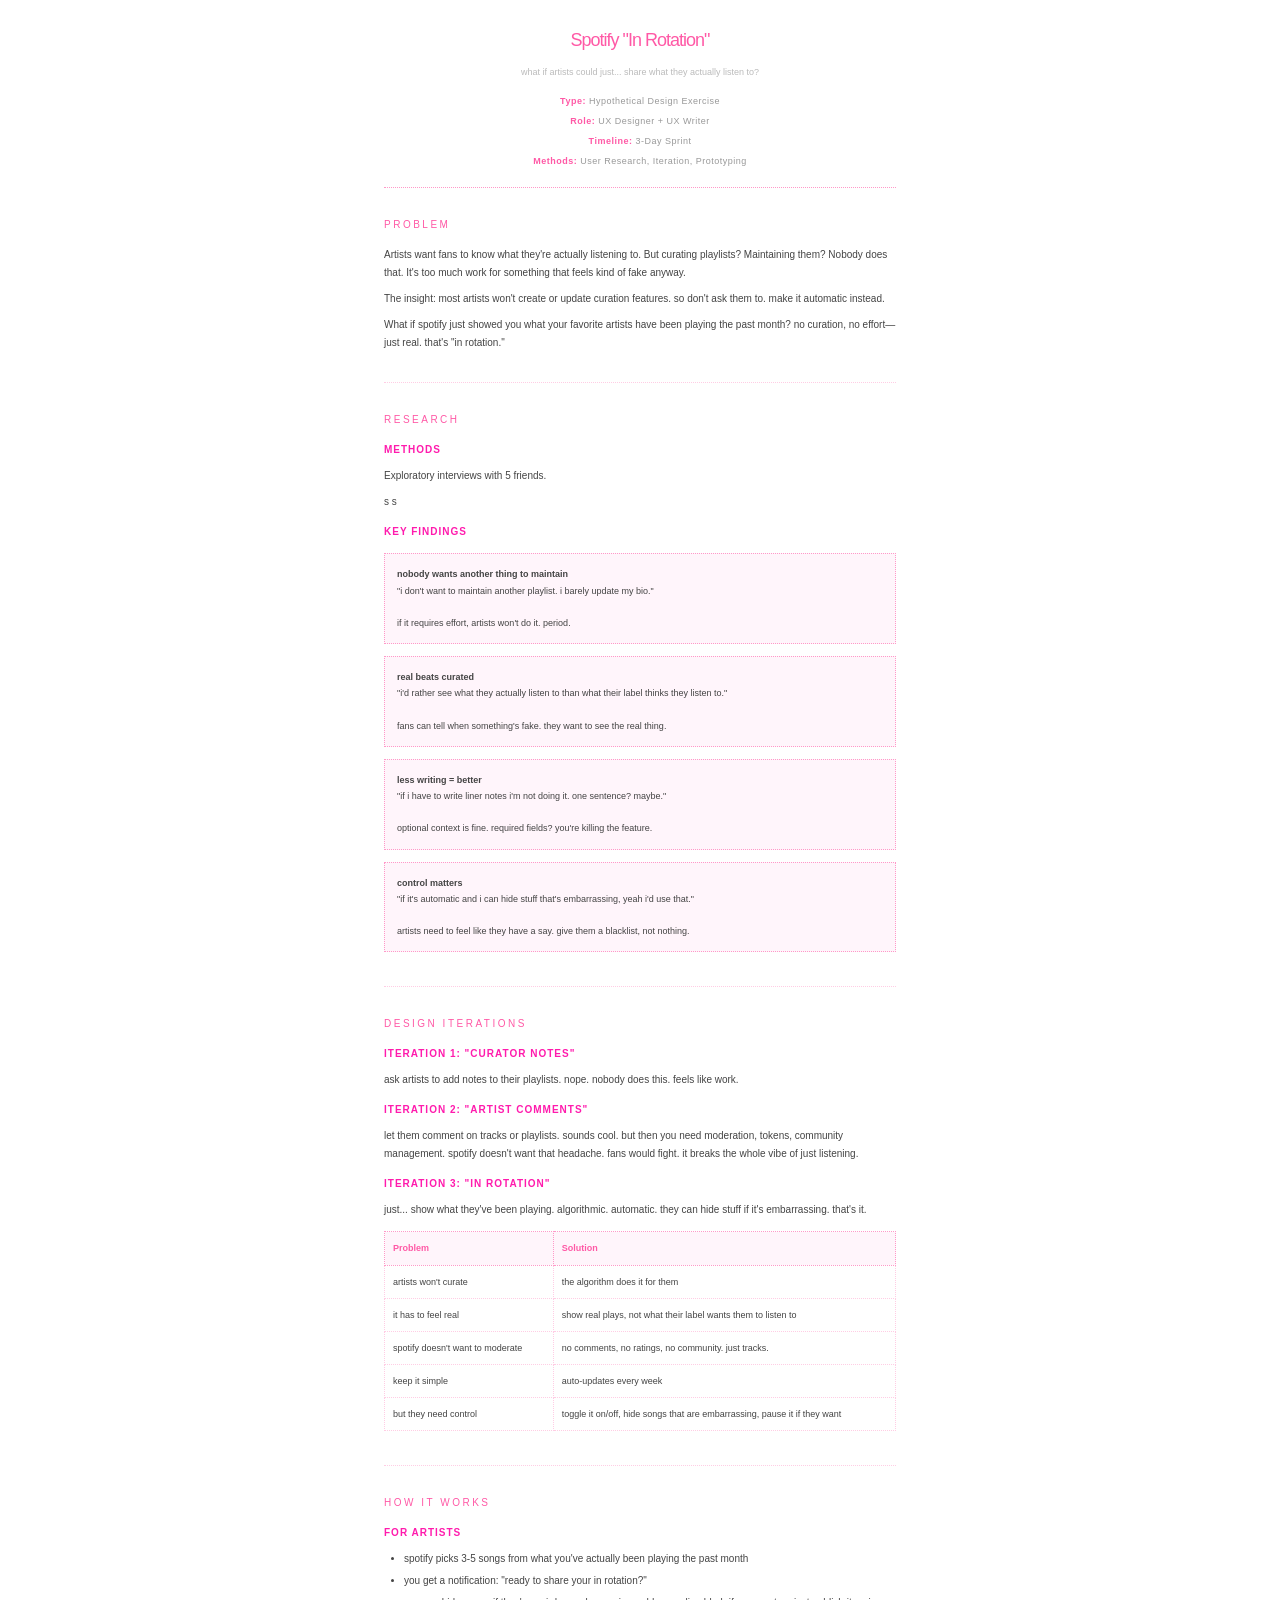
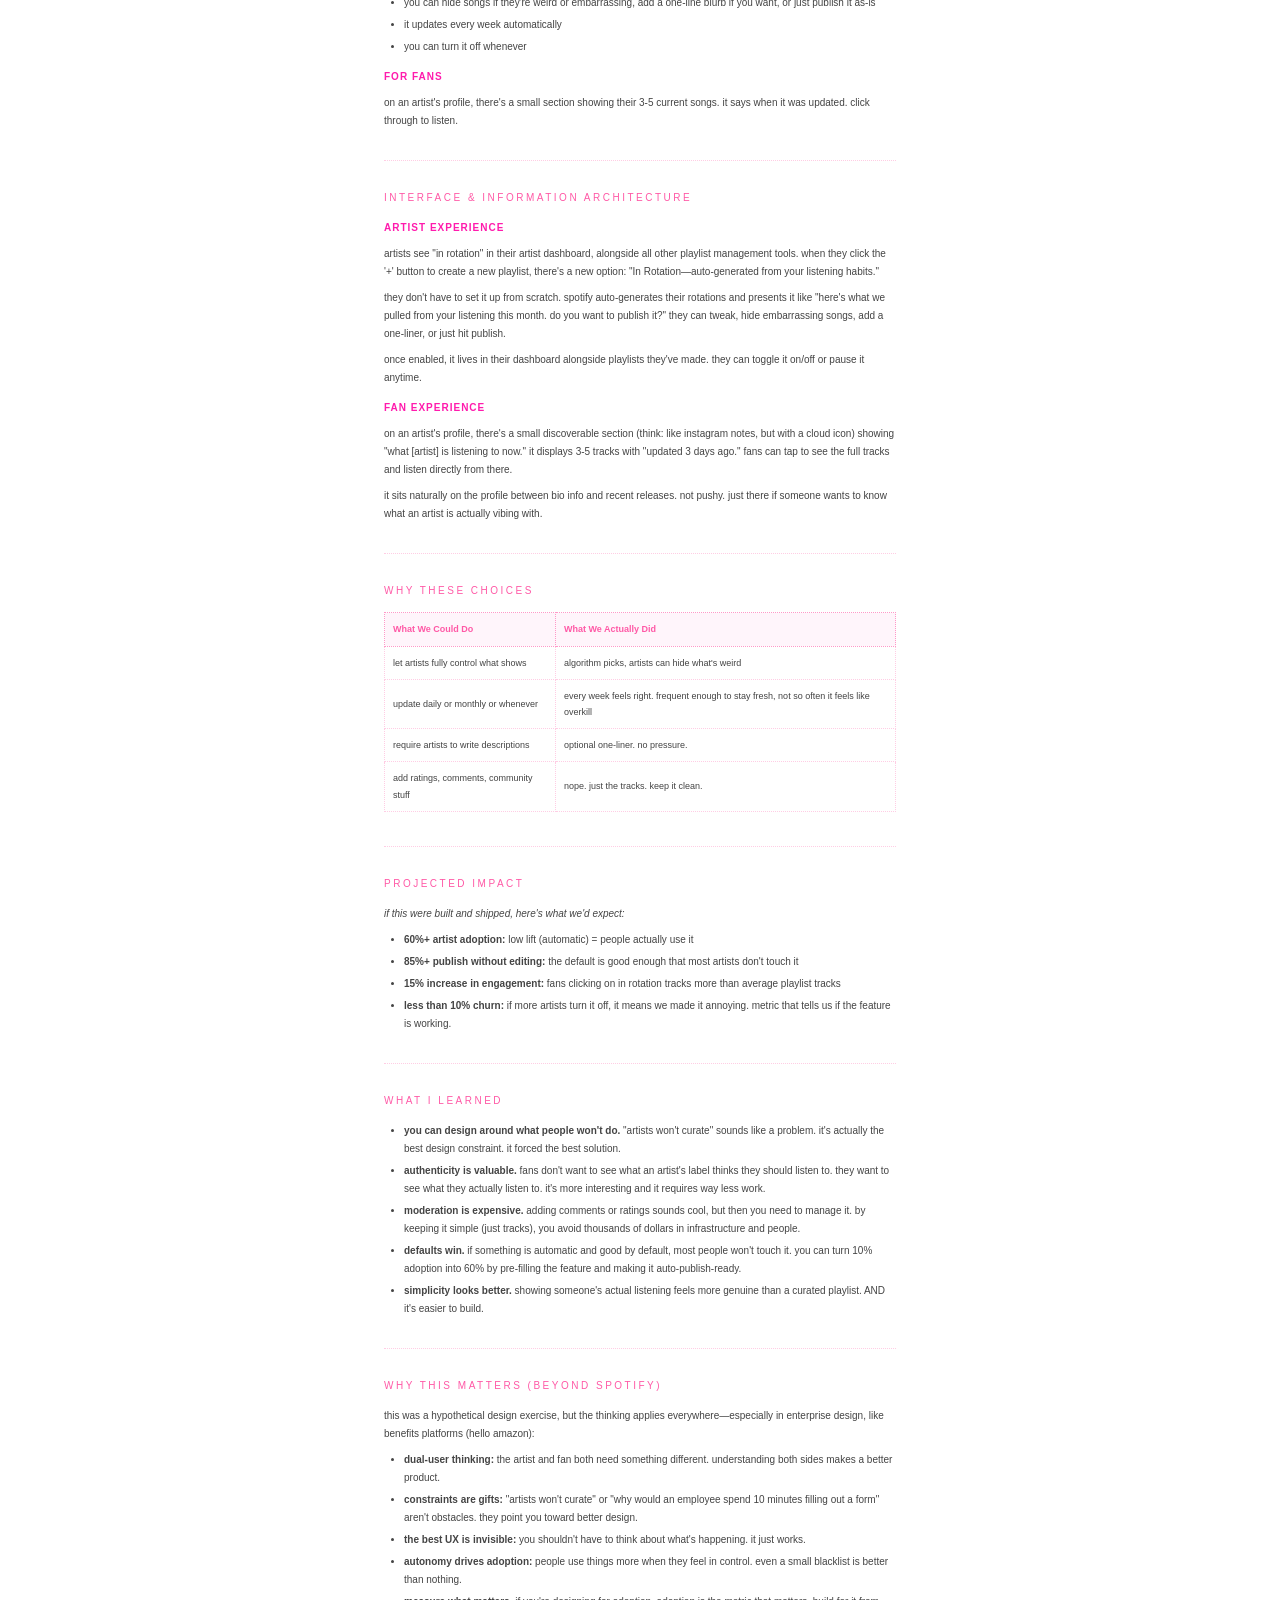
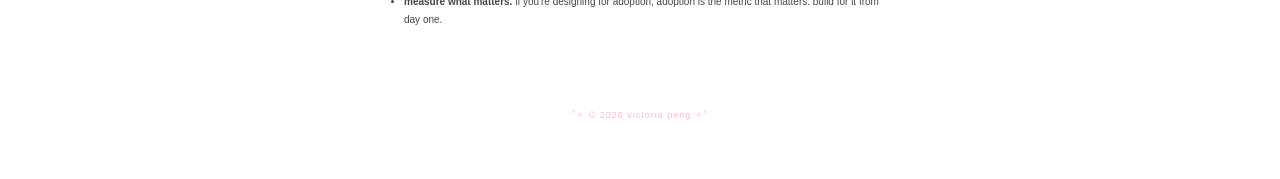
<file: spotify.html>
<!DOCTYPE html>
<html lang="en">
<head>
  <meta charset="UTF-8">
  <meta name="viewport" content="width=device-width, initial-scale=1.0">
  <title>Case Study: Spotify "In Rotation" — Victoria Peng</title>
  <style>
    * { margin: 0; padding: 0; box-sizing: border-box; }

    ::-webkit-scrollbar { width: 5px; }
    ::-webkit-scrollbar-track { background: #ffe8f4; }
    ::-webkit-scrollbar-thumb { background: #ff59a6; border-radius: 3px; }

    body {
      font-family: Verdana, sans-serif;
      font-size: 10px;
      background: #fff;
      color: #444;
      cursor: crosshair;
      line-height: 1.8;
    }

    a {
      color: #ff1bad;
      text-decoration: underline dotted;
    }
    a:hover { font-weight: bold; letter-spacing: 0.5px; }

    #container {
      max-width: 560px;
      margin: 24px auto;
      padding: 0 24px;
    }

    header {
      text-align: center;
      border-bottom: 1px dotted #ff99c8;
      padding-bottom: 18px;
      margin-bottom: 28px;
    }

    h1 {
      font-family: 'Century Gothic', 'Futura', 'Trebuchet MS', sans-serif;
      font-size: 18px;
      font-weight: 400;
      letter-spacing: -1px;
      color: #ff59a6;
      margin-bottom: 8px;
    }

    .subtitle {
      font-size: 9px;
      color: #bbb;
      margin-bottom: 12px;
    }

    .metadata {
      font-size: 9px;
      color: #999;
      letter-spacing: 0.5px;
    }

    .metadata-item {
      display: block;
      margin-top: 4px;
    }

    .metadata-label {
      font-weight: 600;
      color: #ff59a6;
    }

    .nav {
      margin-top: 12px;
      padding-top: 12px;
      border-top: 1px dotted #ffcde4;
    }

    .nav a {
      color: #ff59a6;
      text-decoration: none;
      margin-right: 16px;
      font-size: 8px;
      text-transform: uppercase;
      letter-spacing: 1px;
    }

    .nav a:hover {
      text-decoration: underline dotted;
      font-weight: bold;
    }

    section {
      margin-bottom: 28px;
      border-bottom: 1px dotted #ffcde4;
      padding-bottom: 22px;
    }
    section:last-of-type { border-bottom: none; }

    h2 {
      font-family: 'Century Gothic', 'Futura', 'Trebuchet MS', sans-serif;
      font-size: 10px;
      font-weight: 400;
      color: #ff59a6;
      text-transform: uppercase;
      letter-spacing: 2.5px;
      margin-bottom: 12px;
      margin-top: 20px;
    }

    h2:first-of-type {
      margin-top: 0;
    }

    h3 {
      font-size: 10px;
      font-weight: 600;
      color: #ff1bad;
      margin-top: 12px;
      margin-bottom: 8px;
      text-transform: uppercase;
      letter-spacing: 1px;
    }

    p {
      margin-bottom: 8px;
      line-height: 1.8;
    }

    ul, ol {
      margin-left: 20px;
      margin-bottom: 8px;
    }

    li {
      margin-bottom: 4px;
      font-size: 10px;
    }

    table {
      width: 100%;
      border-collapse: collapse;
      margin: 12px 0;
      font-size: 9px;
    }

    th {
      background: #fff5fb;
      padding: 8px;
      text-align: left;
      font-weight: 600;
      color: #ff59a6;
      border: 1px dotted #ff99c8;
    }

    td {
      padding: 8px;
      border: 1px dotted #ffcde4;
    }

    blockquote {
      font-style: italic;
      color: #999;
      border-left: 2px solid #ff99c8;
      padding-left: 12px;
      margin: 12px 0;
      font-size: 9px;
    }

    .finding {
      background: #fff5fb;
      border: 1px dotted #ff99c8;
      padding: 12px;
      margin: 12px 0;
      font-size: 9px;
    }

    .prototype-link {
      background: #fff5fb;
      border: 1px dotted #ff99c8;
      padding: 16px;
      margin: 20px 0;
      text-align: center;
    }

    .prototype-link a {
      display: inline-block;
      background: #ff59a6;
      color: #fff;
      padding: 8px 16px;
      text-decoration: none;
      font-size: 9px;
      font-weight: 600;
      text-transform: uppercase;
      letter-spacing: 1px;
      margin-top: 8px;
    }

    .prototype-link a:hover {
      background: #ff1bad;
      font-weight: 600;
      letter-spacing: 1px;
    }

    footer {
      text-align: center;
      font-size: 9px;
      color: #ffb3d9;
      padding: 20px 0 32px;
      letter-spacing: 1px;
    }
  </style>
</head>
<body>
<div id="container">
  <header>
    <h1>Spotify "In Rotation"</h1>
    <div class="subtitle">what if artists could just... share what they actually listen to?</div>
    <div class="metadata">
      <div class="metadata-item"><span class="metadata-label">Type:</span> Hypothetical Design Exercise</div>
      <div class="metadata-item"><span class="metadata-label">Role:</span> UX Designer + UX Writer</div>
      <div class="metadata-item"><span class="metadata-label">Timeline:</span> 3-Day Sprint</div>
      <div class="metadata-item"><span class="metadata-label">Methods:</span> User Research, Iteration, Prototyping</div>
    </div>
  </header>

  <main>
    <section>
      <h2>Problem</h2>
      <p>Artists want fans to know what they're actually listening to. But curating playlists? Maintaining them? Nobody does that. It's too much work for something that feels kind of fake anyway.</p>
      <p>The insight: most artists won't create or update curation features. so don't ask them to. make it automatic instead.</p>
      <p>What if spotify just showed you what your favorite artists have been playing the past month? no curation, no effort—just real. that's "in rotation."</p>
    </section>

    <section>
      <h2>Research</h2>
      <h3>Methods</h3>
      <p>Exploratory interviews with 5 friends.</p>s
s
      <h3>Key Findings</h3>
      <div class="finding">
        <strong>nobody wants another thing to maintain</strong><br>
        "i don't want to maintain another playlist. i barely update my bio."<br><br>
        if it requires effort, artists won't do it. period.
      </div>

      <div class="finding">
        <strong>real beats curated</strong><br>
        "i'd rather see what they actually listen to than what their label thinks they listen to."<br><br>
        fans can tell when something's fake. they want to see the real thing.
      </div>

      <div class="finding">
        <strong>less writing = better</strong><br>
        "if i have to write liner notes i'm not doing it. one sentence? maybe."<br><br>
        optional context is fine. required fields? you're killing the feature.
      </div>

      <div class="finding">
        <strong>control matters</strong><br>
        "if it's automatic and i can hide stuff that's embarrassing, yeah i'd use that."<br><br>
        artists need to feel like they have a say. give them a blacklist, not nothing.
      </div>
    </section>

    <section>
      <h2>Design Iterations</h2>

      <h3>iteration 1: "curator notes"</h3>
      <p>ask artists to add notes to their playlists. nope. nobody does this. feels like work.</p>

      <h3>iteration 2: "artist comments"</h3>
      <p>let them comment on tracks or playlists. sounds cool. but then you need moderation, tokens, community management. spotify doesn't want that headache. fans would fight. it breaks the whole vibe of just listening.</p>

      <h3>iteration 3: "in rotation"</h3>
      <p>just... show what they've been playing. algorithmic. automatic. they can hide stuff if it's embarrassing. that's it.</p>

      <table>
        <tr>
          <th>Problem</th>
          <th>Solution</th>
        </tr>
        <tr>
          <td>artists won't curate</td>
          <td>the algorithm does it for them</td>
        </tr>
        <tr>
          <td>it has to feel real</td>
          <td>show real plays, not what their label wants them to listen to</td>
        </tr>
        <tr>
          <td>spotify doesn't want to moderate</td>
          <td>no comments, no ratings, no community. just tracks.</td>
        </tr>
        <tr>
          <td>keep it simple</td>
          <td>auto-updates every week</td>
        </tr>
        <tr>
          <td>but they need control</td>
          <td>toggle it on/off, hide songs that are embarrassing, pause it if they want</td>
        </tr>
      </table>
    </section>

    <section>
      <h2>How It Works</h2>

      <h3>for artists</h3>
      <ul>
        <li>spotify picks 3-5 songs from what you've actually been playing the past month</li>
        <li>you get a notification: "ready to share your in rotation?"</li>
        <li>you can hide songs if they're weird or embarrassing, add a one-line blurb if you want, or just publish it as-is</li>
        <li>it updates every week automatically</li>
        <li>you can turn it off whenever</li>
      </ul>

      <h3>for fans</h3>
      <p>on an artist's profile, there's a small section showing their 3-5 current songs. it says when it was updated. click through to listen.</p>
    </section>

    <section>
      <h2>Interface & Information Architecture</h2>
      
      <h3>artist experience</h3>
      <p>artists see "in rotation" in their artist dashboard, alongside all other playlist management tools. when they click the '+' button to create a new playlist, there's a new option: "In Rotation—auto-generated from your listening habits."</p>
      <p>they don't have to set it up from scratch. spotify auto-generates their rotations and presents it like "here's what we pulled from your listening this month. do you want to publish it?" they can tweak, hide embarrassing songs, add a one-liner, or just hit publish.</p>
      <p>once enabled, it lives in their dashboard alongside playlists they've made. they can toggle it on/off or pause it anytime.</p>

      <h3>fan experience</h3>
      <p>on an artist's profile, there's a small discoverable section (think: like instagram notes, but with a cloud icon) showing "what [artist] is listening to now." it displays 3-5 tracks with "updated 3 days ago." fans can tap to see the full tracks and listen directly from there.</p>
      <p>it sits naturally on the profile between bio info and recent releases. not pushy. just there if someone wants to know what an artist is actually vibing with.</p>
    </section>

    <section>
      <h2>Why These Choices</h2>
      <table>
        <tr>
          <th>What We Could Do</th>
          <th>What We Actually Did</th>
        </tr>
        <tr>
          <td>let artists fully control what shows</td>
          <td>algorithm picks, artists can hide what's weird</td>
        </tr>
        <tr>
          <td>update daily or monthly or whenever</td>
          <td>every week feels right. frequent enough to stay fresh, not so often it feels like overkill</td>
        </tr>
        <tr>
          <td>require artists to write descriptions</td>
          <td>optional one-liner. no pressure.</td>
        </tr>
        <tr>
          <td>add ratings, comments, community stuff</td>
          <td>nope. just the tracks. keep it clean.</td>
        </tr>
      </table>
    </section>

    <section>
      <h2>Projected Impact</h2>
      <p><em>if this were built and shipped, here's what we'd expect:</em></p>
      <ul>
        <li><strong>60%+ artist adoption:</strong> low lift (automatic) = people actually use it</li>
        <li><strong>85%+ publish without editing:</strong> the default is good enough that most artists don't touch it</li>
        <li><strong>15% increase in engagement:</strong> fans clicking on in rotation tracks more than average playlist tracks</li>
        <li><strong>less than 10% churn:</strong> if more artists turn it off, it means we made it annoying. metric that tells us if the feature is working.</li>
      </ul>
    </section>

    <section>
      <h2>What I Learned</h2>
      <ul>
        <li><strong>you can design around what people won't do.</strong> "artists won't curate" sounds like a problem. it's actually the best design constraint. it forced the best solution.</li>
        <li><strong>authenticity is valuable.</strong> fans don't want to see what an artist's label thinks they should listen to. they want to see what they actually listen to. it's more interesting and it requires way less work.</li>
        <li><strong>moderation is expensive.</strong> adding comments or ratings sounds cool, but then you need to manage it. by keeping it simple (just tracks), you avoid thousands of dollars in infrastructure and people.</li>
        <li><strong>defaults win.</strong> if something is automatic and good by default, most people won't touch it. you can turn 10% adoption into 60% by pre-filling the feature and making it auto-publish-ready.</li>
        <li><strong>simplicity looks better.</strong> showing someone's actual listening feels more genuine than a curated playlist. AND it's easier to build.</li>
      </ul>
    </section>

    <section>
      <h2>Why This Matters (Beyond Spotify)</h2>
      <p>this was a hypothetical design exercise, but the thinking applies everywhere—especially in enterprise design, like benefits platforms (hello amazon):</p>
      <ul>
        <li><strong>dual-user thinking:</strong> the artist and fan both need something different. understanding both sides makes a better product.</li>
        <li><strong>constraints are gifts:</strong> "artists won't curate" or "why would an employee spend 10 minutes filling out a form" aren't obstacles. they point you toward better design.</li>
        <li><strong>the best UX is invisible:</strong> you shouldn't have to think about what's happening. it just works.</li>
        <li><strong>autonomy drives adoption:</strong> people use things more when they feel in control. even a small blacklist is better than nothing.</li>
        <li><strong>measure what matters.</strong> if you're designing for adoption, adoption is the metric that matters. build for it from day one.</li>
      </ul>
    </section>

  </main>

  <footer>˚✧ © 2026 victoria peng ✧˚</footer>
</div>
</body>
</html>
</file>
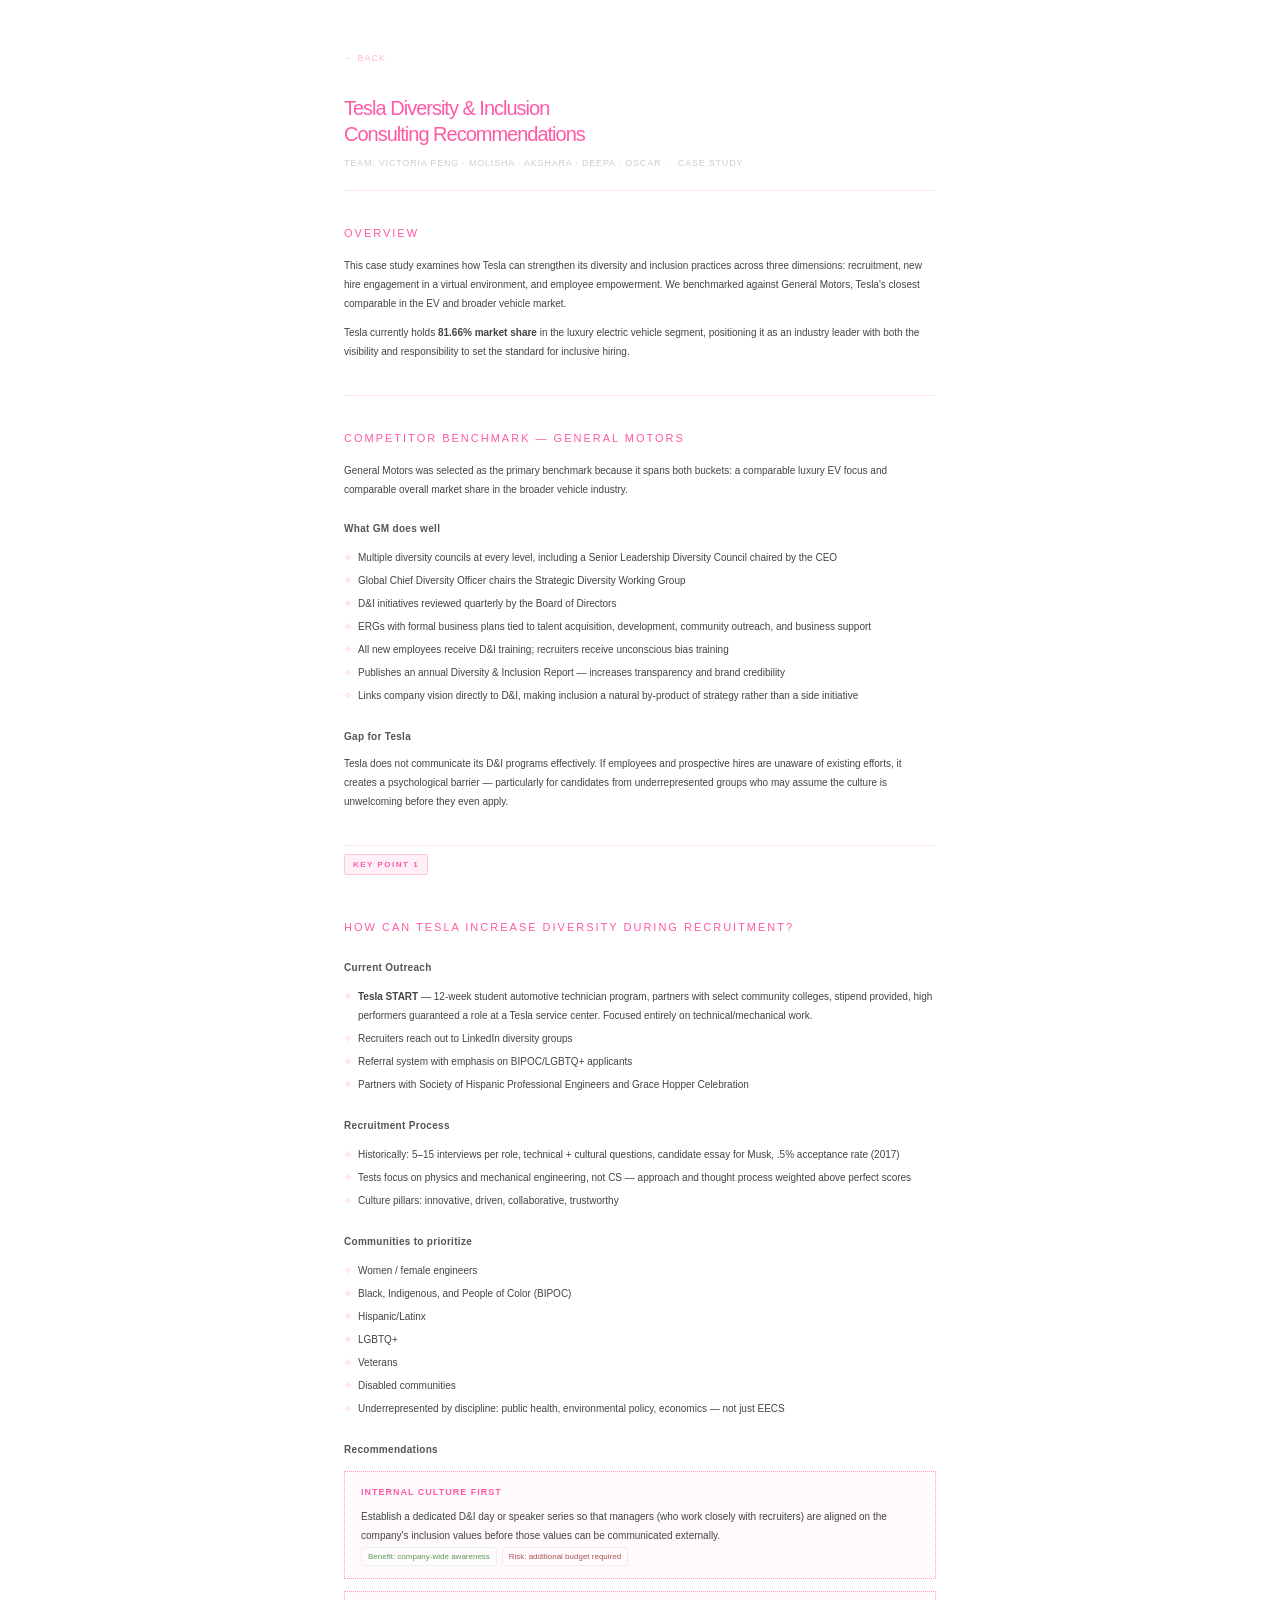
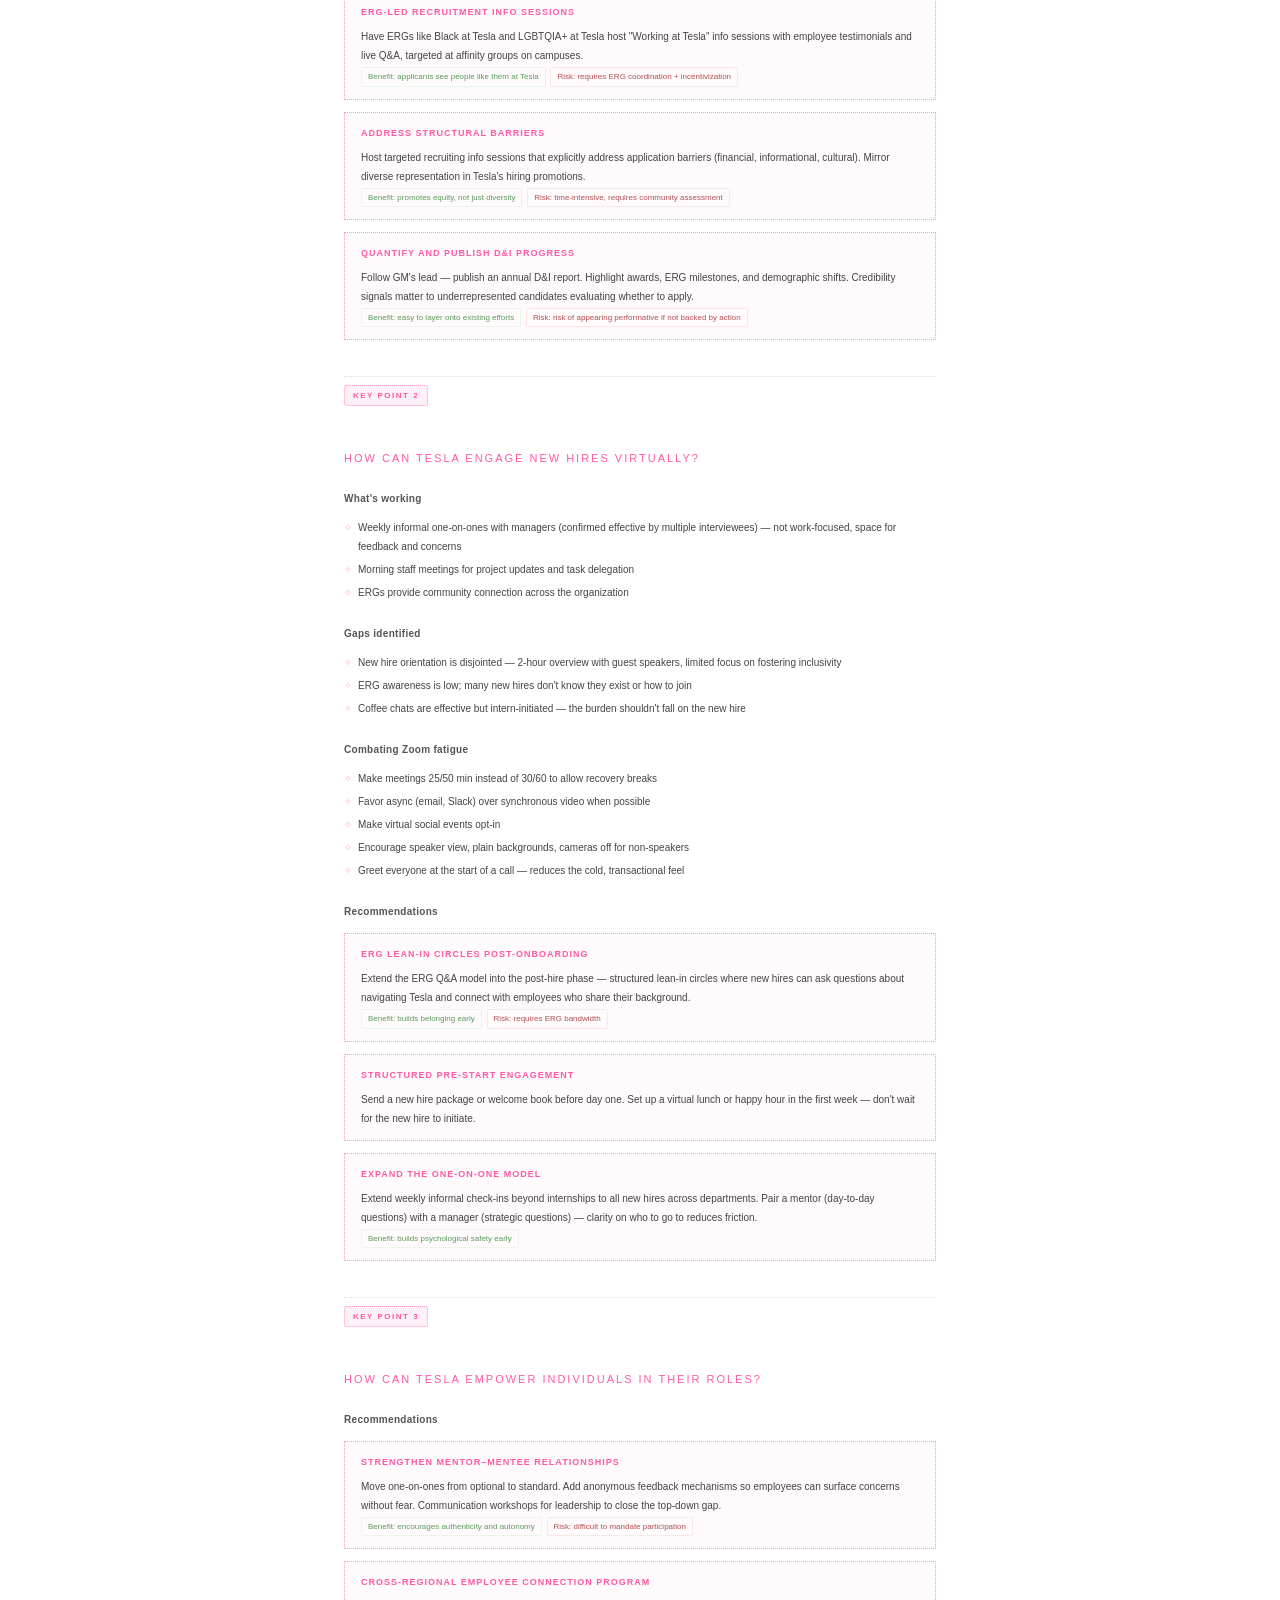
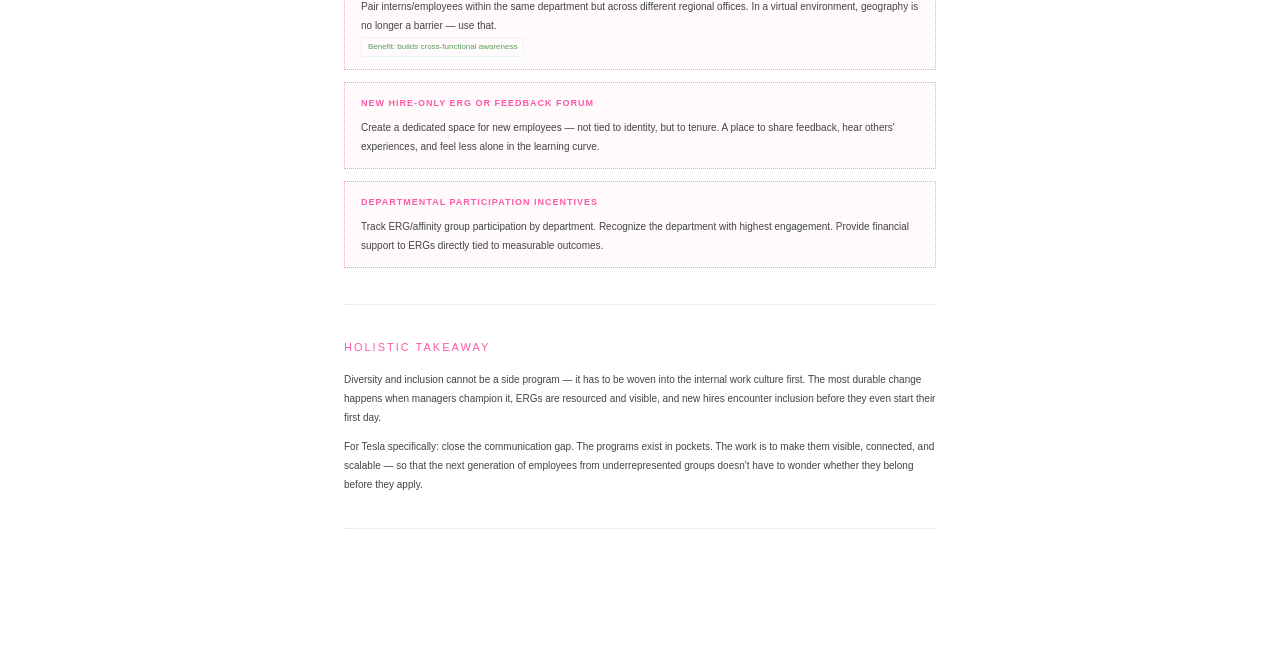
<file: tesla.html>
<!DOCTYPE html>
<html lang="en">
<head>
  <meta charset="UTF-8">
  <meta name="viewport" content="width=device-width, initial-scale=1.0">
  <title>Tesla D&I — victoria peng</title>
  <style>
    * { margin: 0; padding: 0; box-sizing: border-box; }

    ::-webkit-scrollbar { width: 5px; }
    ::-webkit-scrollbar-track { background: #ffe8f4; }
    ::-webkit-scrollbar-thumb { background: #ff59a6; border-radius: 3px; }

    body {
      font-family: Verdana, sans-serif;
      font-size: 10px;
      background: #fff;
      color: #444;
      cursor: crosshair;
      line-height: 1.9;
    }

    a { color: #ff1bad; text-decoration: underline dotted; }
    a:hover { font-weight: bold; }

    #container {
      max-width: 640px;
      margin: 48px auto;
      padding: 0 24px 64px;
    }

    .back {
      display: inline-block;
      font-size: 9px;
      letter-spacing: 1px;
      color: #ffb3d9;
      text-decoration: none;
      text-transform: uppercase;
      margin-bottom: 28px;
    }
    .back:hover { color: #ff59a6; font-weight: bold; }

    .article-title {
      font-family: 'Century Gothic', 'Futura', 'Trebuchet MS', sans-serif;
      font-size: 20px;
      font-weight: 400;
      letter-spacing: -1px;
      color: #ff59a6;
      margin-bottom: 8px;
      line-height: 1.3;
    }

    .article-meta {
      font-size: 9px;
      color: #ccc;
      letter-spacing: 0.8px;
      text-transform: uppercase;
      margin-bottom: 28px;
      padding-bottom: 18px;
      border-bottom: 1px dotted #ffcde4;
    }

    h2 {
      font-family: 'Century Gothic', 'Futura', 'Trebuchet MS', sans-serif;
      font-size: 11px;
      font-weight: 400;
      color: #ff59a6;
      text-transform: uppercase;
      letter-spacing: 2px;
      margin: 32px 0 12px;
    }

    h3 {
      font-size: 10px;
      font-weight: bold;
      color: #555;
      margin: 20px 0 8px;
      letter-spacing: 0.3px;
    }

    p { margin-bottom: 10px; }

    ul {
      list-style: none;
      padding: 0;
      margin-bottom: 12px;
    }
    ul li { padding: 2px 0 2px 14px; position: relative; }
    ul li::before { content: '✧'; color: #ffb3d9; position: absolute; left: 0; }

    ul ul { margin: 4px 0 4px 14px; }
    ul ul li::before { content: '·'; color: #ddd; }

    .section-block {
      border-bottom: 1px dotted #ffcde4;
      padding-bottom: 24px;
      margin-bottom: 8px;
    }

    .kp-label {
      display: inline-block;
      font-size: 8px;
      font-weight: bold;
      letter-spacing: 1.5px;
      text-transform: uppercase;
      color: #ff59a6;
      background: #fff0f8;
      border: 1px dotted #ff99c8;
      padding: 2px 8px;
      border-radius: 2px;
      margin-bottom: 10px;
    }

    .rec-box {
      border: 1px dotted #ff99c8;
      padding: 12px 16px;
      margin: 12px 0;
      background: #fffbfd;
    }
    .rec-box strong {
      display: block;
      color: #ff59a6;
      font-size: 9px;
      text-transform: uppercase;
      letter-spacing: 1px;
      margin-bottom: 6px;
    }

    .tag {
      display: inline-block;
      font-size: 8px;
      color: #bbb;
      border: 1px dotted #eee;
      padding: 1px 6px;
      border-radius: 2px;
      margin: 2px 2px 0 0;
    }
    .tag.benefit { border-color: #d4f0d4; color: #5a9a5a; }
    .tag.risk    { border-color: #f8d4d4; color: #b05050; }
  </style>
</head>
<body>
<div id="container">

  <a class="back" href="index.html">← back</a>

  <div class="article-title">Tesla Diversity &amp; Inclusion<br>Consulting Recommendations</div>
  <div class="article-meta">Team: Victoria Peng · Molisha · Akshara · Deepa · Oscar &nbsp;·&nbsp; Case Study</div>

  <div class="section-block">
    <h2>Overview</h2>
    <p>This case study examines how Tesla can strengthen its diversity and inclusion practices across three dimensions: recruitment, new hire engagement in a virtual environment, and employee empowerment. We benchmarked against General Motors, Tesla's closest comparable in the EV and broader vehicle market.</p>
    <p>Tesla currently holds <strong>81.66% market share</strong> in the luxury electric vehicle segment, positioning it as an industry leader with both the visibility and responsibility to set the standard for inclusive hiring.</p>
  </div>

  <div class="section-block">
    <h2>Competitor Benchmark — General Motors</h2>
    <p>General Motors was selected as the primary benchmark because it spans both buckets: a comparable luxury EV focus and comparable overall market share in the broader vehicle industry.</p>
    <h3>What GM does well</h3>
    <ul>
      <li>Multiple diversity councils at every level, including a Senior Leadership Diversity Council chaired by the CEO</li>
      <li>Global Chief Diversity Officer chairs the Strategic Diversity Working Group</li>
      <li>D&I initiatives reviewed quarterly by the Board of Directors</li>
      <li>ERGs with formal business plans tied to talent acquisition, development, community outreach, and business support</li>
      <li>All new employees receive D&I training; recruiters receive unconscious bias training</li>
      <li>Publishes an annual Diversity &amp; Inclusion Report — increases transparency and brand credibility</li>
      <li>Links company vision directly to D&I, making inclusion a natural by-product of strategy rather than a side initiative</li>
    </ul>
    <h3>Gap for Tesla</h3>
    <p>Tesla does not communicate its D&I programs effectively. If employees and prospective hires are unaware of existing efforts, it creates a psychological barrier — particularly for candidates from underrepresented groups who may assume the culture is unwelcoming before they even apply.</p>
  </div>

  <div class="section-block">
    <div class="kp-label">Key Point 1</div>
    <h2>How can Tesla increase diversity during recruitment?</h2>

    <h3>Current Outreach</h3>
    <ul>
      <li><strong>Tesla START</strong> — 12-week student automotive technician program, partners with select community colleges, stipend provided, high performers guaranteed a role at a Tesla service center. Focused entirely on technical/mechanical work.</li>
      <li>Recruiters reach out to LinkedIn diversity groups</li>
      <li>Referral system with emphasis on BIPOC/LGBTQ+ applicants</li>
      <li>Partners with Society of Hispanic Professional Engineers and Grace Hopper Celebration</li>
    </ul>

    <h3>Recruitment Process</h3>
    <ul>
      <li>Historically: 5–15 interviews per role, technical + cultural questions, candidate essay for Musk, .5% acceptance rate (2017)</li>
      <li>Tests focus on physics and mechanical engineering, not CS — approach and thought process weighted above perfect scores</li>
      <li>Culture pillars: innovative, driven, collaborative, trustworthy</li>
    </ul>

    <h3>Communities to prioritize</h3>
    <ul>
      <li>Women / female engineers</li>
      <li>Black, Indigenous, and People of Color (BIPOC)</li>
      <li>Hispanic/Latinx</li>
      <li>LGBTQ+</li>
      <li>Veterans</li>
      <li>Disabled communities</li>
      <li>Underrepresented by discipline: public health, environmental policy, economics — not just EECS</li>
    </ul>

    <h3>Recommendations</h3>
    <div class="rec-box">
      <strong>Internal culture first</strong>
      Establish a dedicated D&I day or speaker series so that managers (who work closely with recruiters) are aligned on the company's inclusion values before those values can be communicated externally.
      <br><span class="tag benefit">Benefit: company-wide awareness</span> <span class="tag risk">Risk: additional budget required</span>
    </div>
    <div class="rec-box">
      <strong>ERG-led recruitment info sessions</strong>
      Have ERGs like Black at Tesla and LGBTQIA+ at Tesla host "Working at Tesla" info sessions with employee testimonials and live Q&A, targeted at affinity groups on campuses.
      <br><span class="tag benefit">Benefit: applicants see people like them at Tesla</span> <span class="tag risk">Risk: requires ERG coordination + incentivization</span>
    </div>
    <div class="rec-box">
      <strong>Address structural barriers</strong>
      Host targeted recruiting info sessions that explicitly address application barriers (financial, informational, cultural). Mirror diverse representation in Tesla's hiring promotions.
      <br><span class="tag benefit">Benefit: promotes equity, not just diversity</span> <span class="tag risk">Risk: time-intensive, requires community assessment</span>
    </div>
    <div class="rec-box">
      <strong>Quantify and publish D&I progress</strong>
      Follow GM's lead — publish an annual D&I report. Highlight awards, ERG milestones, and demographic shifts. Credibility signals matter to underrepresented candidates evaluating whether to apply.
      <br><span class="tag benefit">Benefit: easy to layer onto existing efforts</span> <span class="tag risk">Risk: risk of appearing performative if not backed by action</span>
    </div>
  </div>

  <div class="section-block">
    <div class="kp-label">Key Point 2</div>
    <h2>How can Tesla engage new hires virtually?</h2>

    <h3>What's working</h3>
    <ul>
      <li>Weekly informal one-on-ones with managers (confirmed effective by multiple interviewees) — not work-focused, space for feedback and concerns</li>
      <li>Morning staff meetings for project updates and task delegation</li>
      <li>ERGs provide community connection across the organization</li>
    </ul>

    <h3>Gaps identified</h3>
    <ul>
      <li>New hire orientation is disjointed — 2-hour overview with guest speakers, limited focus on fostering inclusivity</li>
      <li>ERG awareness is low; many new hires don't know they exist or how to join</li>
      <li>Coffee chats are effective but intern-initiated — the burden shouldn't fall on the new hire</li>
    </ul>

    <h3>Combating Zoom fatigue</h3>
    <ul>
      <li>Make meetings 25/50 min instead of 30/60 to allow recovery breaks</li>
      <li>Favor async (email, Slack) over synchronous video when possible</li>
      <li>Make virtual social events opt-in</li>
      <li>Encourage speaker view, plain backgrounds, cameras off for non-speakers</li>
      <li>Greet everyone at the start of a call — reduces the cold, transactional feel</li>
    </ul>

    <h3>Recommendations</h3>
    <div class="rec-box">
      <strong>ERG lean-in circles post-onboarding</strong>
      Extend the ERG Q&A model into the post-hire phase — structured lean-in circles where new hires can ask questions about navigating Tesla and connect with employees who share their background.
      <br><span class="tag benefit">Benefit: builds belonging early</span> <span class="tag risk">Risk: requires ERG bandwidth</span>
    </div>
    <div class="rec-box">
      <strong>Structured pre-start engagement</strong>
      Send a new hire package or welcome book before day one. Set up a virtual lunch or happy hour in the first week — don't wait for the new hire to initiate.
    </div>
    <div class="rec-box">
      <strong>Expand the one-on-one model</strong>
      Extend weekly informal check-ins beyond internships to all new hires across departments. Pair a mentor (day-to-day questions) with a manager (strategic questions) — clarity on who to go to reduces friction.
      <br><span class="tag benefit">Benefit: builds psychological safety early</span>
    </div>
  </div>

  <div class="section-block">
    <div class="kp-label">Key Point 3</div>
    <h2>How can Tesla empower individuals in their roles?</h2>

    <h3>Recommendations</h3>
    <div class="rec-box">
      <strong>Strengthen mentor–mentee relationships</strong>
      Move one-on-ones from optional to standard. Add anonymous feedback mechanisms so employees can surface concerns without fear. Communication workshops for leadership to close the top-down gap.
      <br><span class="tag benefit">Benefit: encourages authenticity and autonomy</span> <span class="tag risk">Risk: difficult to mandate participation</span>
    </div>
    <div class="rec-box">
      <strong>Cross-regional employee connection program</strong>
      Pair interns/employees within the same department but across different regional offices. In a virtual environment, geography is no longer a barrier — use that.
      <br><span class="tag benefit">Benefit: builds cross-functional awareness</span>
    </div>
    <div class="rec-box">
      <strong>New hire-only ERG or feedback forum</strong>
      Create a dedicated space for new employees — not tied to identity, but to tenure. A place to share feedback, hear others' experiences, and feel less alone in the learning curve.
    </div>
    <div class="rec-box">
      <strong>Departmental participation incentives</strong>
      Track ERG/affinity group participation by department. Recognize the department with highest engagement. Provide financial support to ERGs directly tied to measurable outcomes.
    </div>
  </div>

  <div class="section-block">
    <h2>Holistic Takeaway</h2>
    <p>Diversity and inclusion cannot be a side program — it has to be woven into the internal work culture first. The most durable change happens when managers champion it, ERGs are resourced and visible, and new hires encounter inclusion before they even start their first day.</p>
    <p>For Tesla specifically: close the communication gap. The programs exist in pockets. The work is to make them visible, connected, and scalable — so that the next generation of employees from underrepresented groups doesn't have to wonder whether they belong before they apply.</p>
  </div>

</div>
</body>
</html>
</file>
<file: style.css>
body {
  font-family: 'Helvetica Neue', Arial, sans-serif;
  margin: 0;
  padding: 0;
  background: #f9f9f9;
  color: #222;
}
header {
  background: #222;
  color: #fff;
  padding: 2rem 1rem 1rem 1rem;
  text-align: center;
}
nav a {
  color: #fff;
  margin: 0 1em;
  text-decoration: none;
  font-weight: bold;
}
nav a:hover {
  text-decoration: underline;
}
main {
  max-width: 700px;
  margin: 2rem auto;
  background: #fff;
  padding: 2rem;
  border-radius: 8px;
  box-shadow: 0 2px 8px rgba(0,0,0,0.05);
}
footer {
  text-align: center;
  padding: 1rem;
  color: #888;
  font-size: 0.9em;
}
</file>
